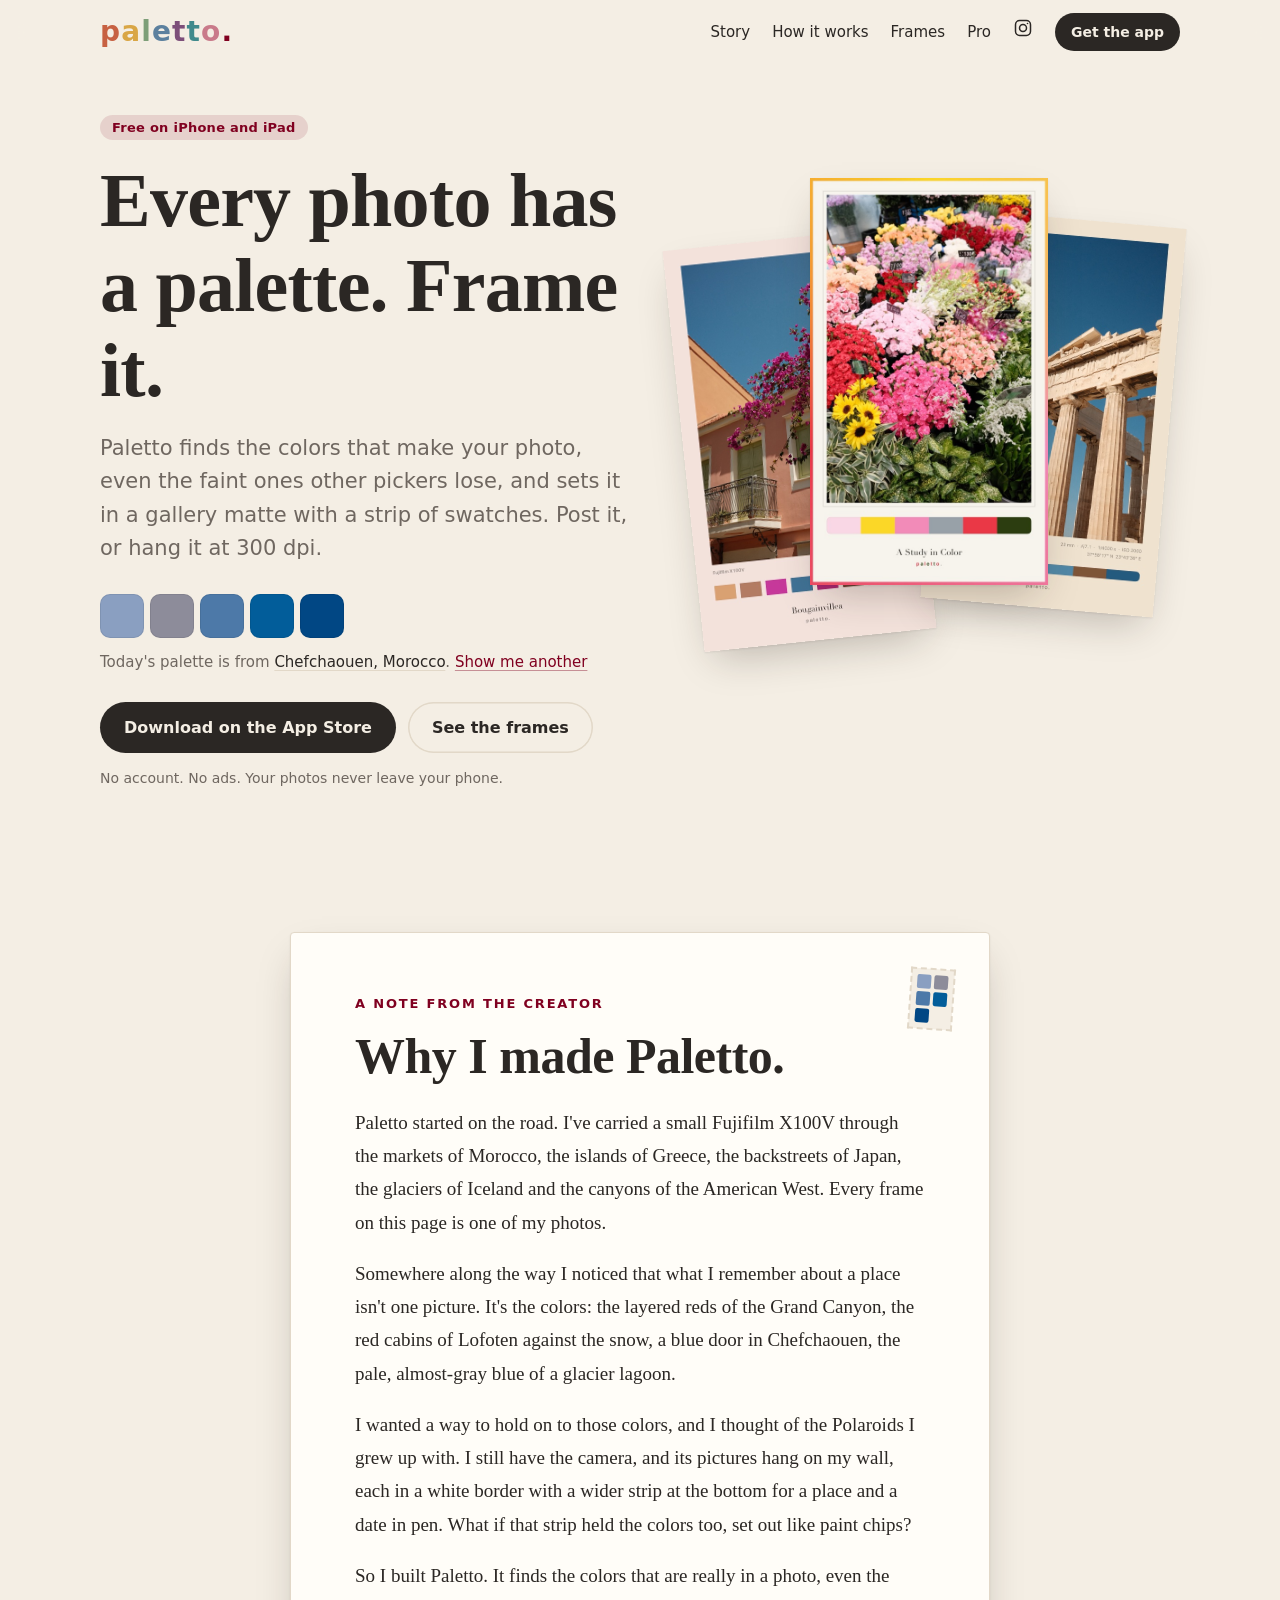
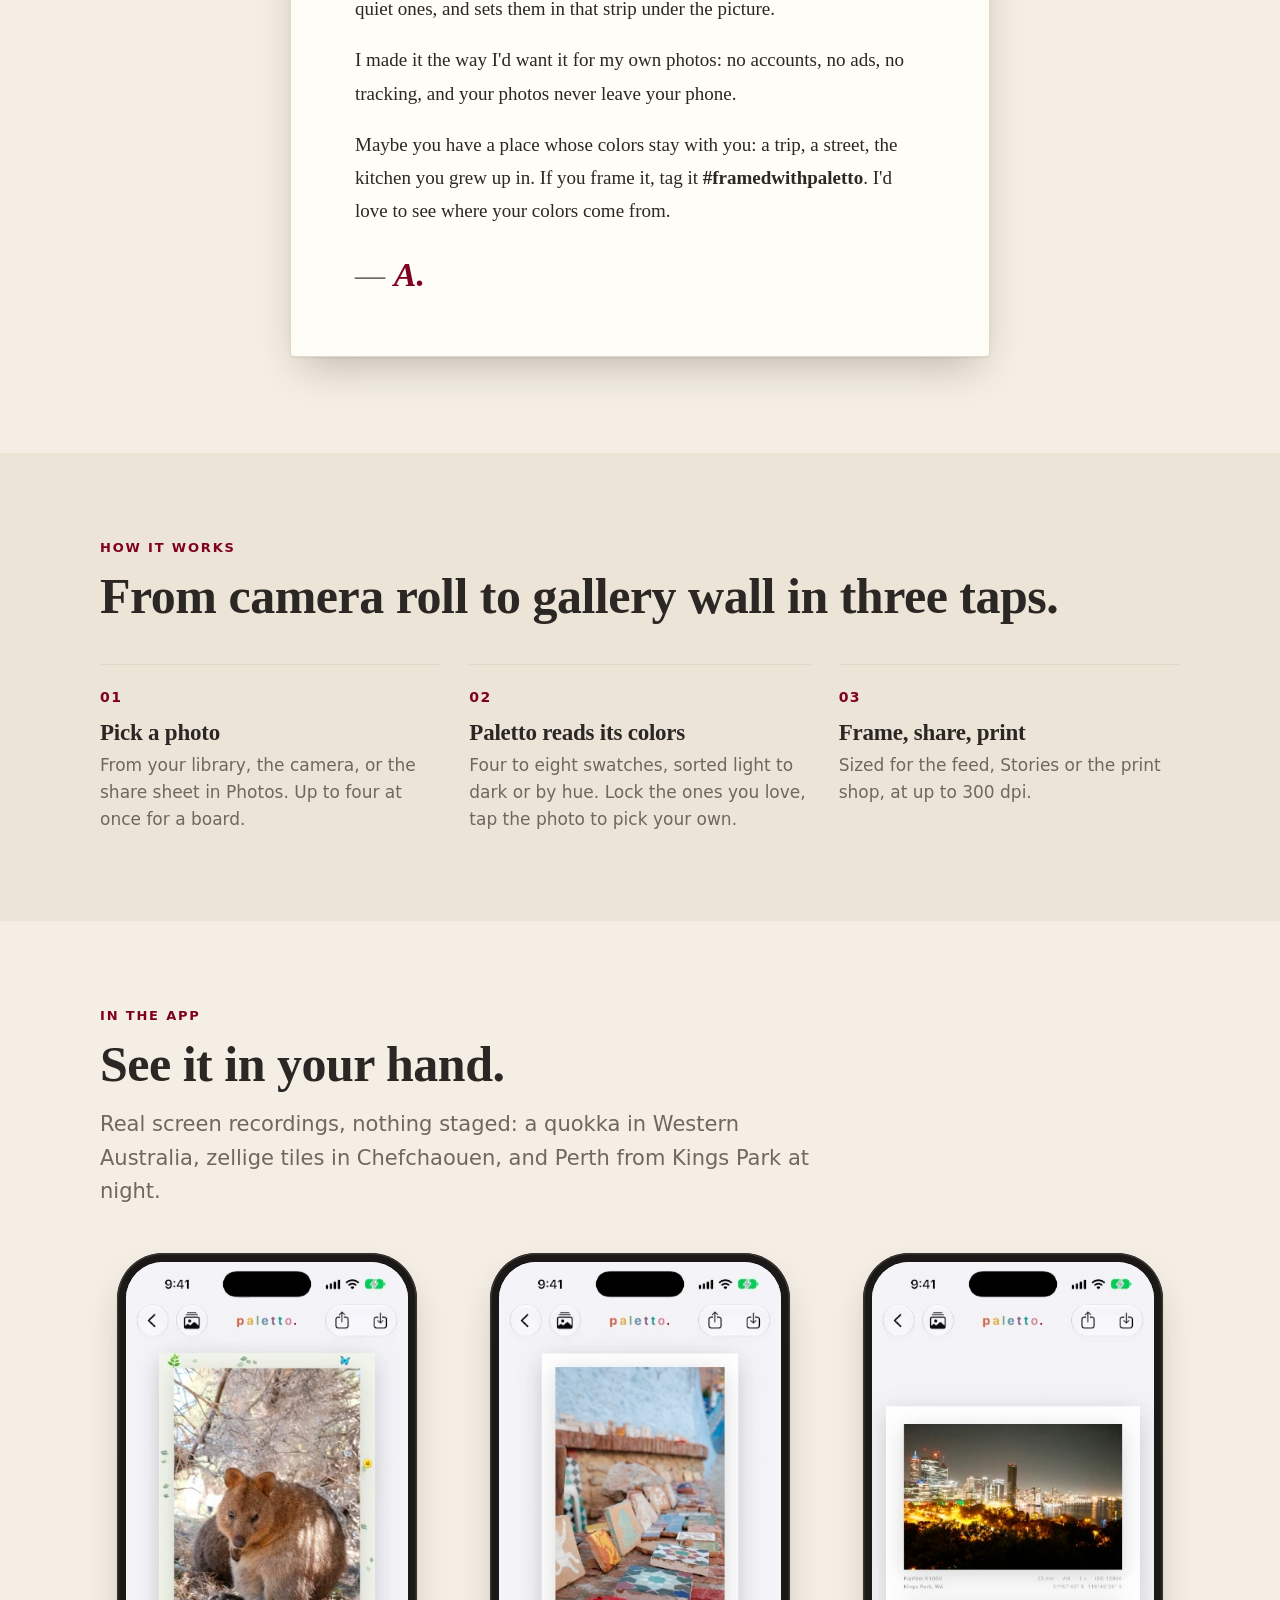
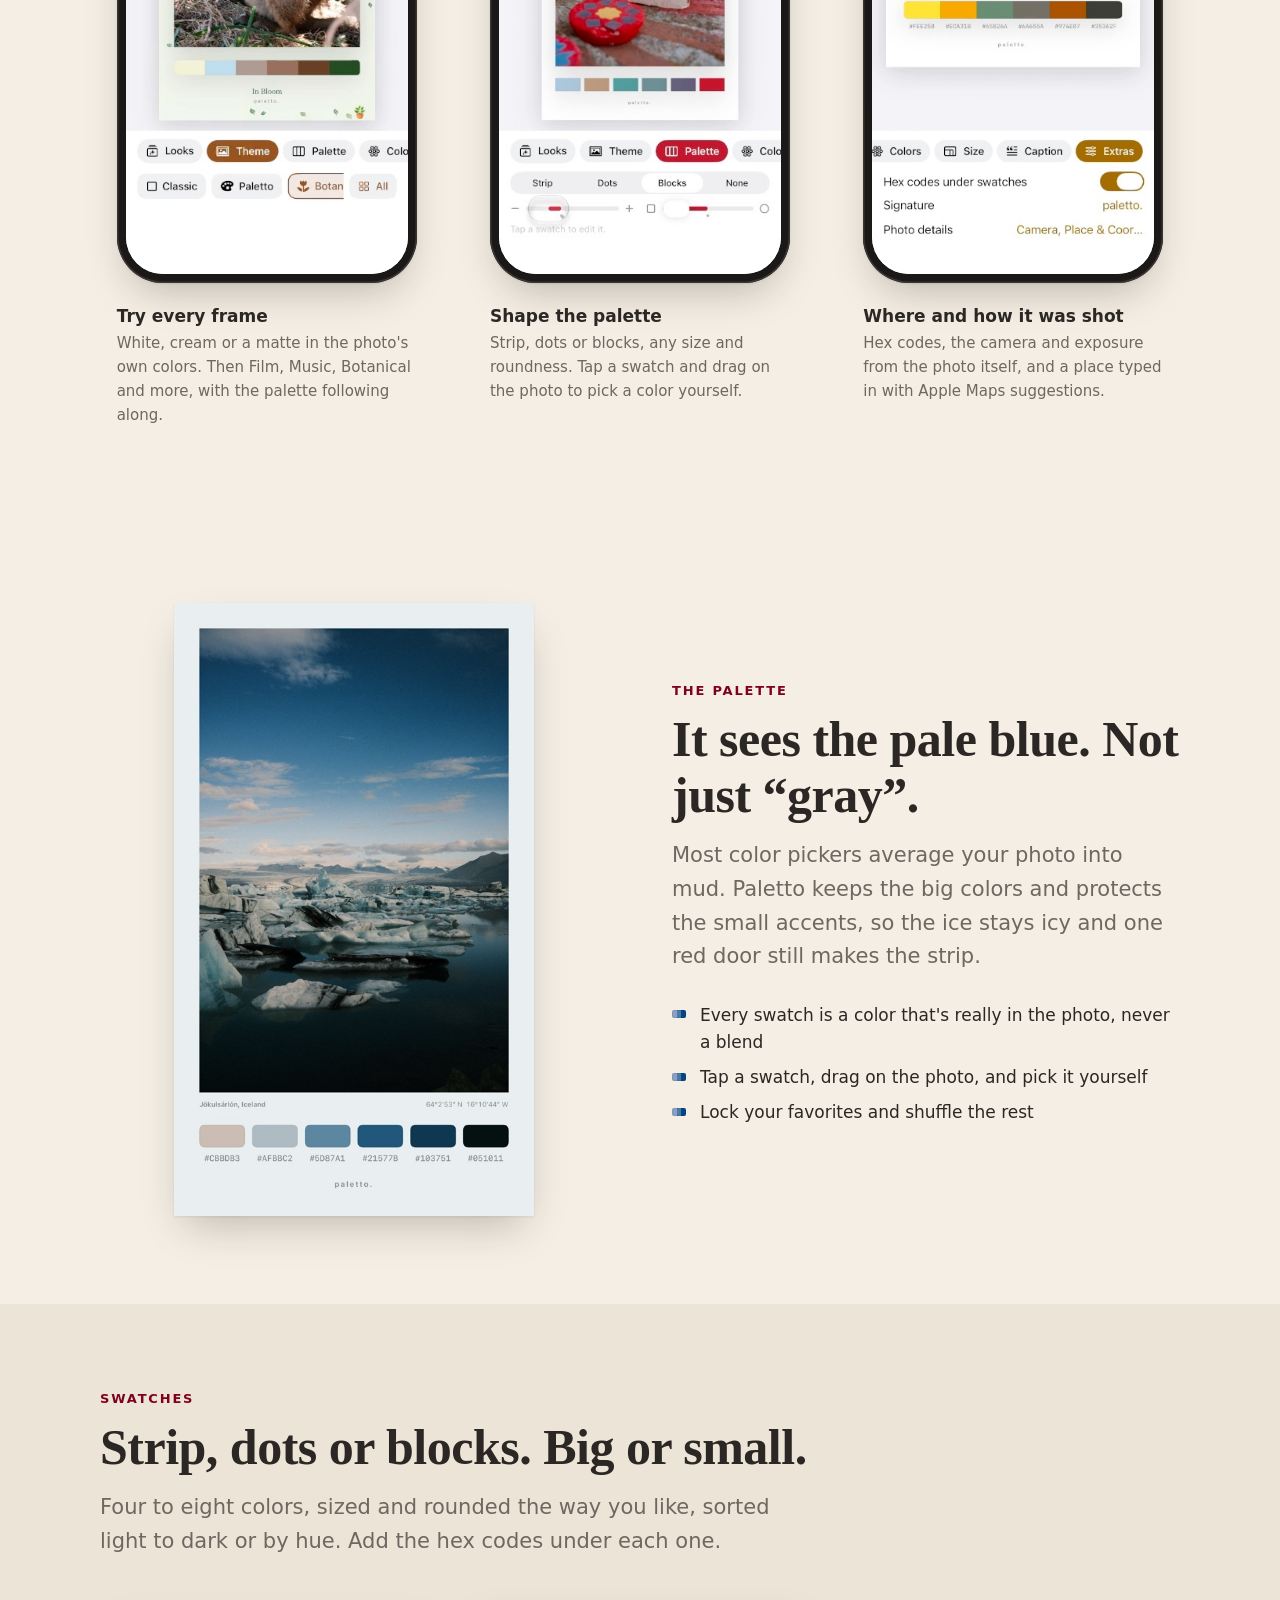
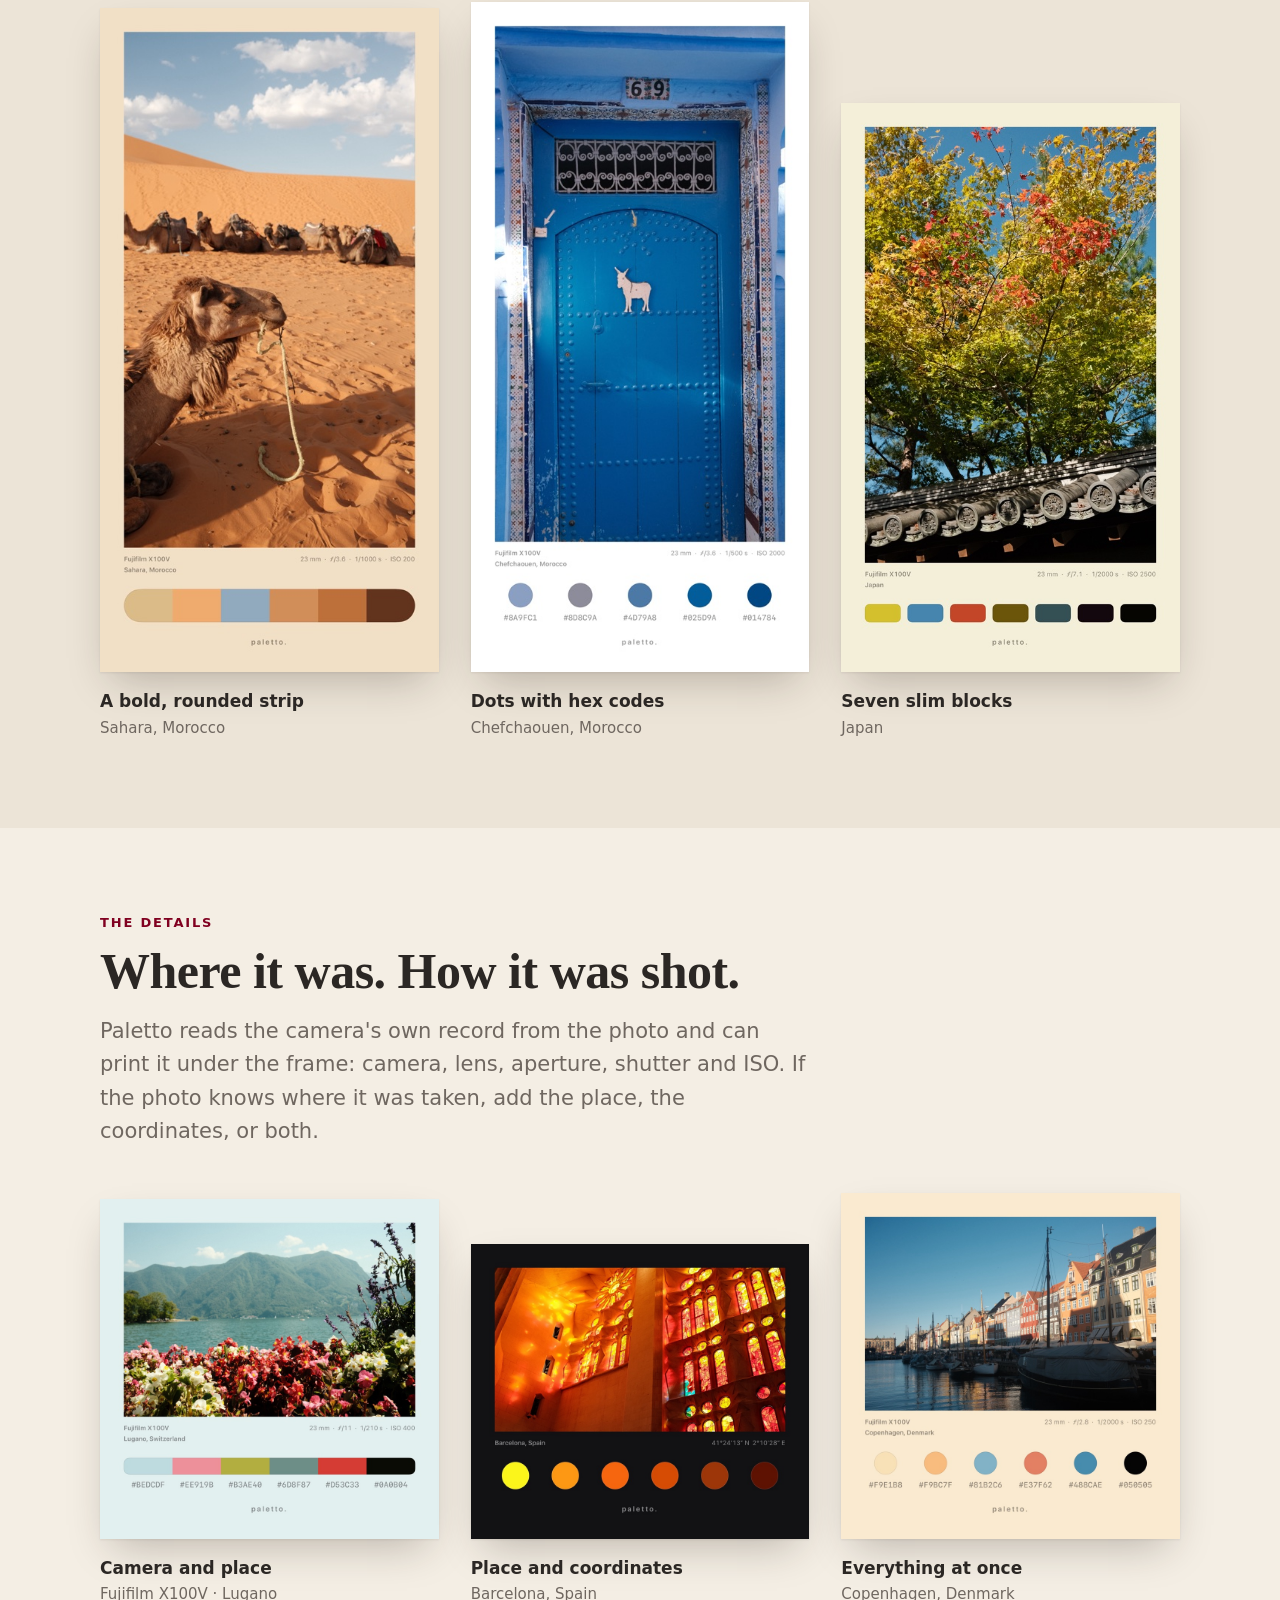
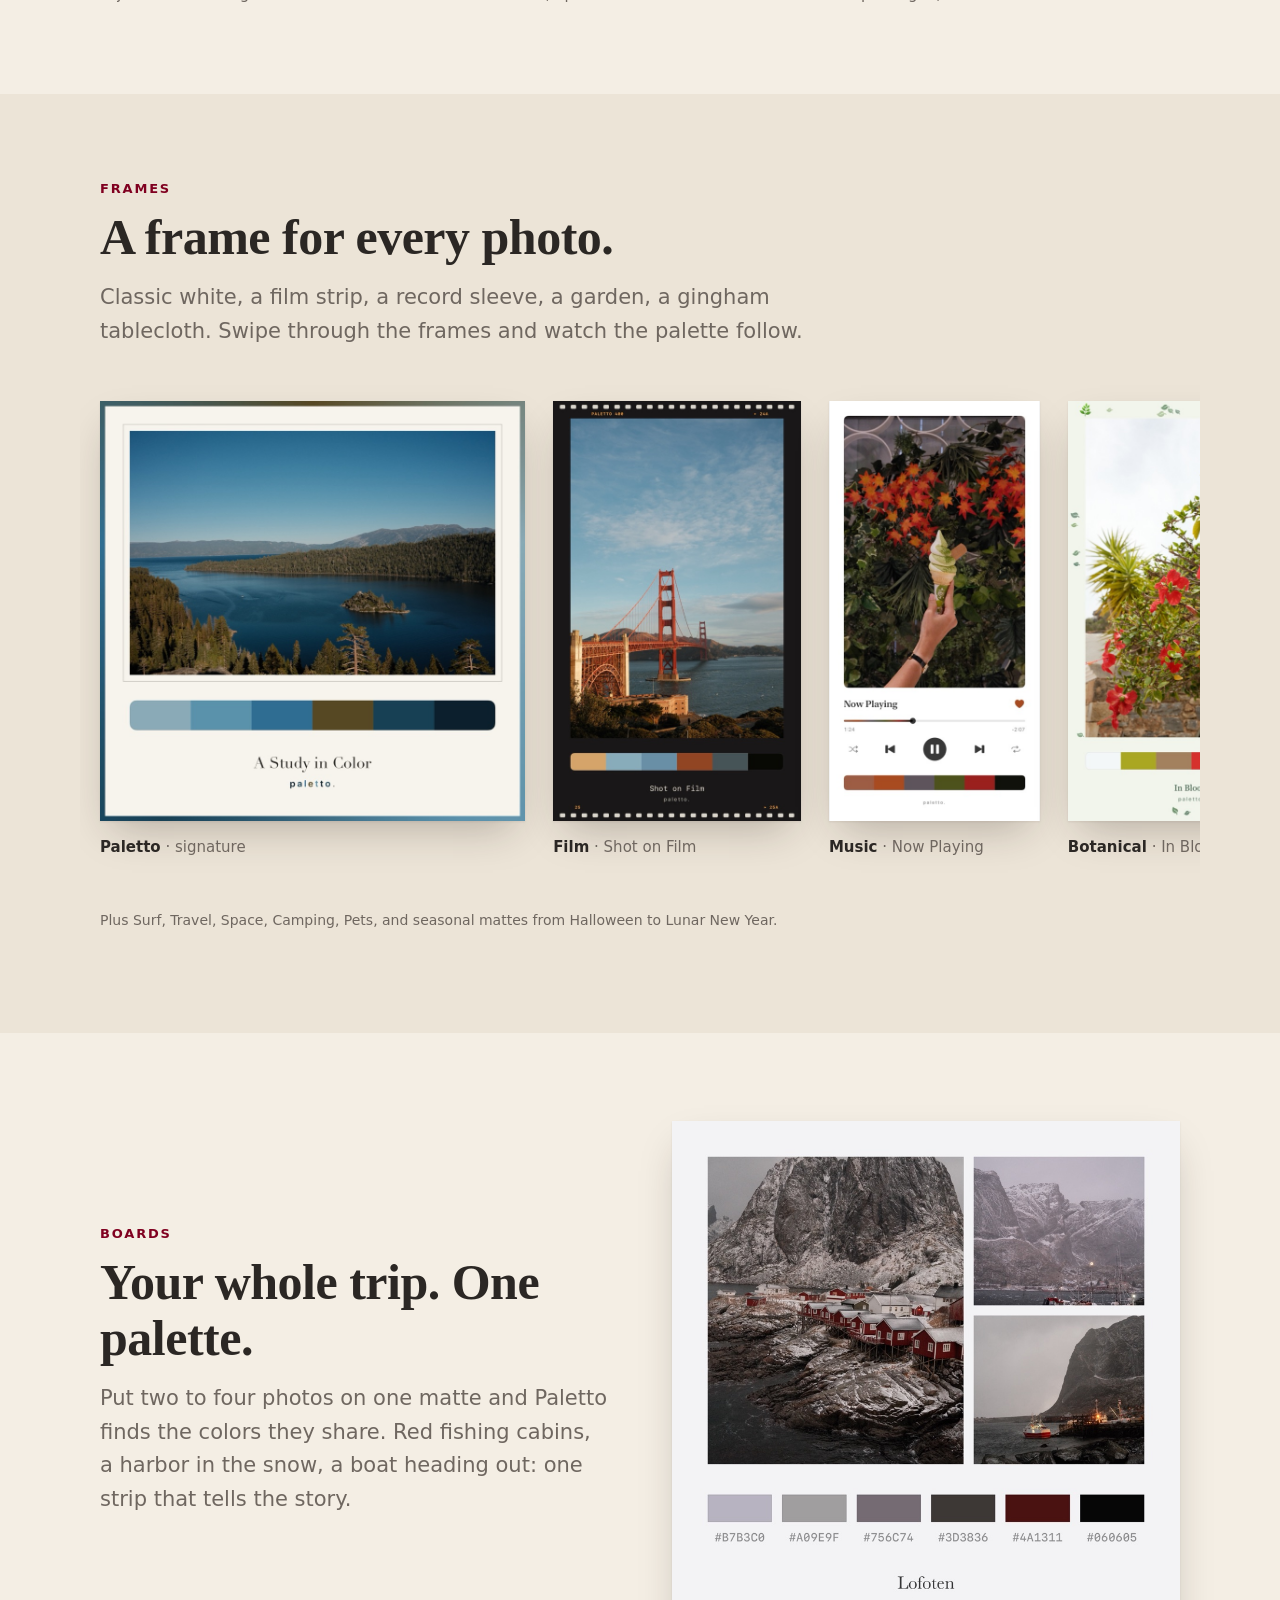
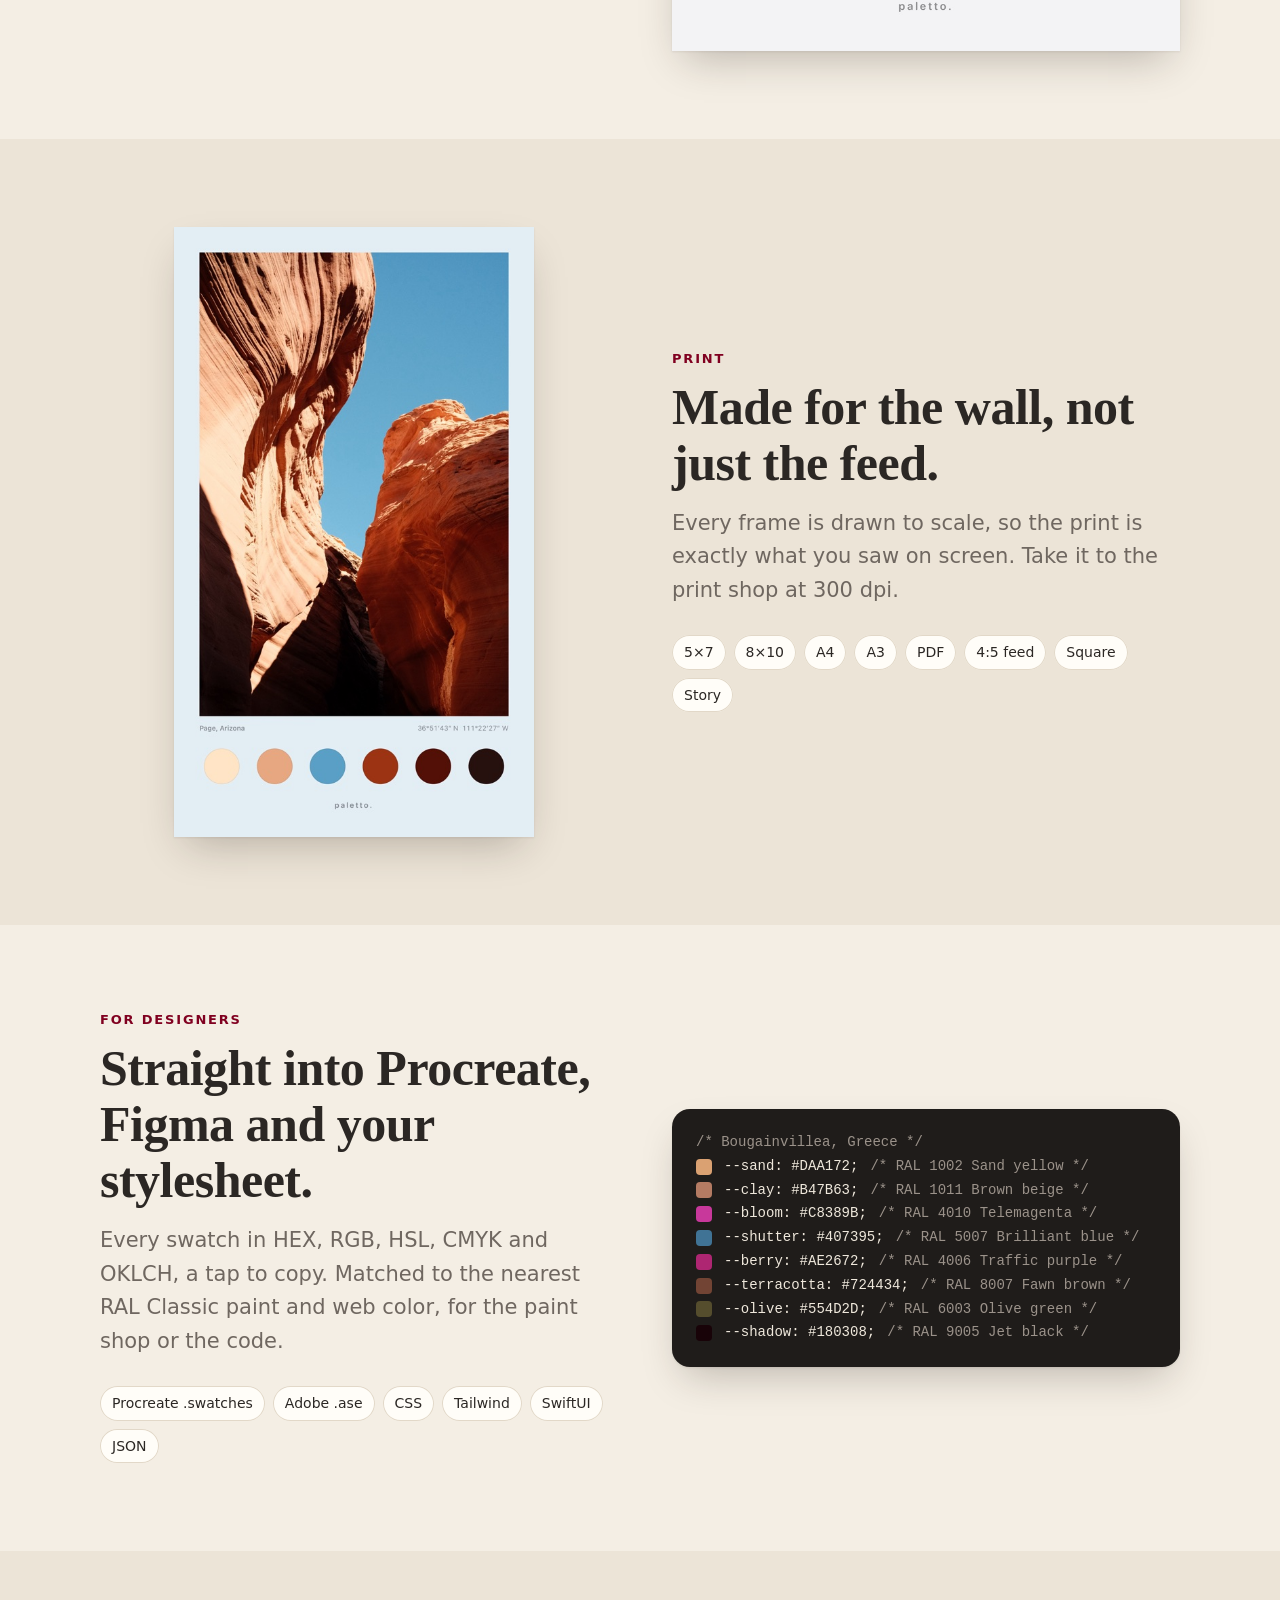
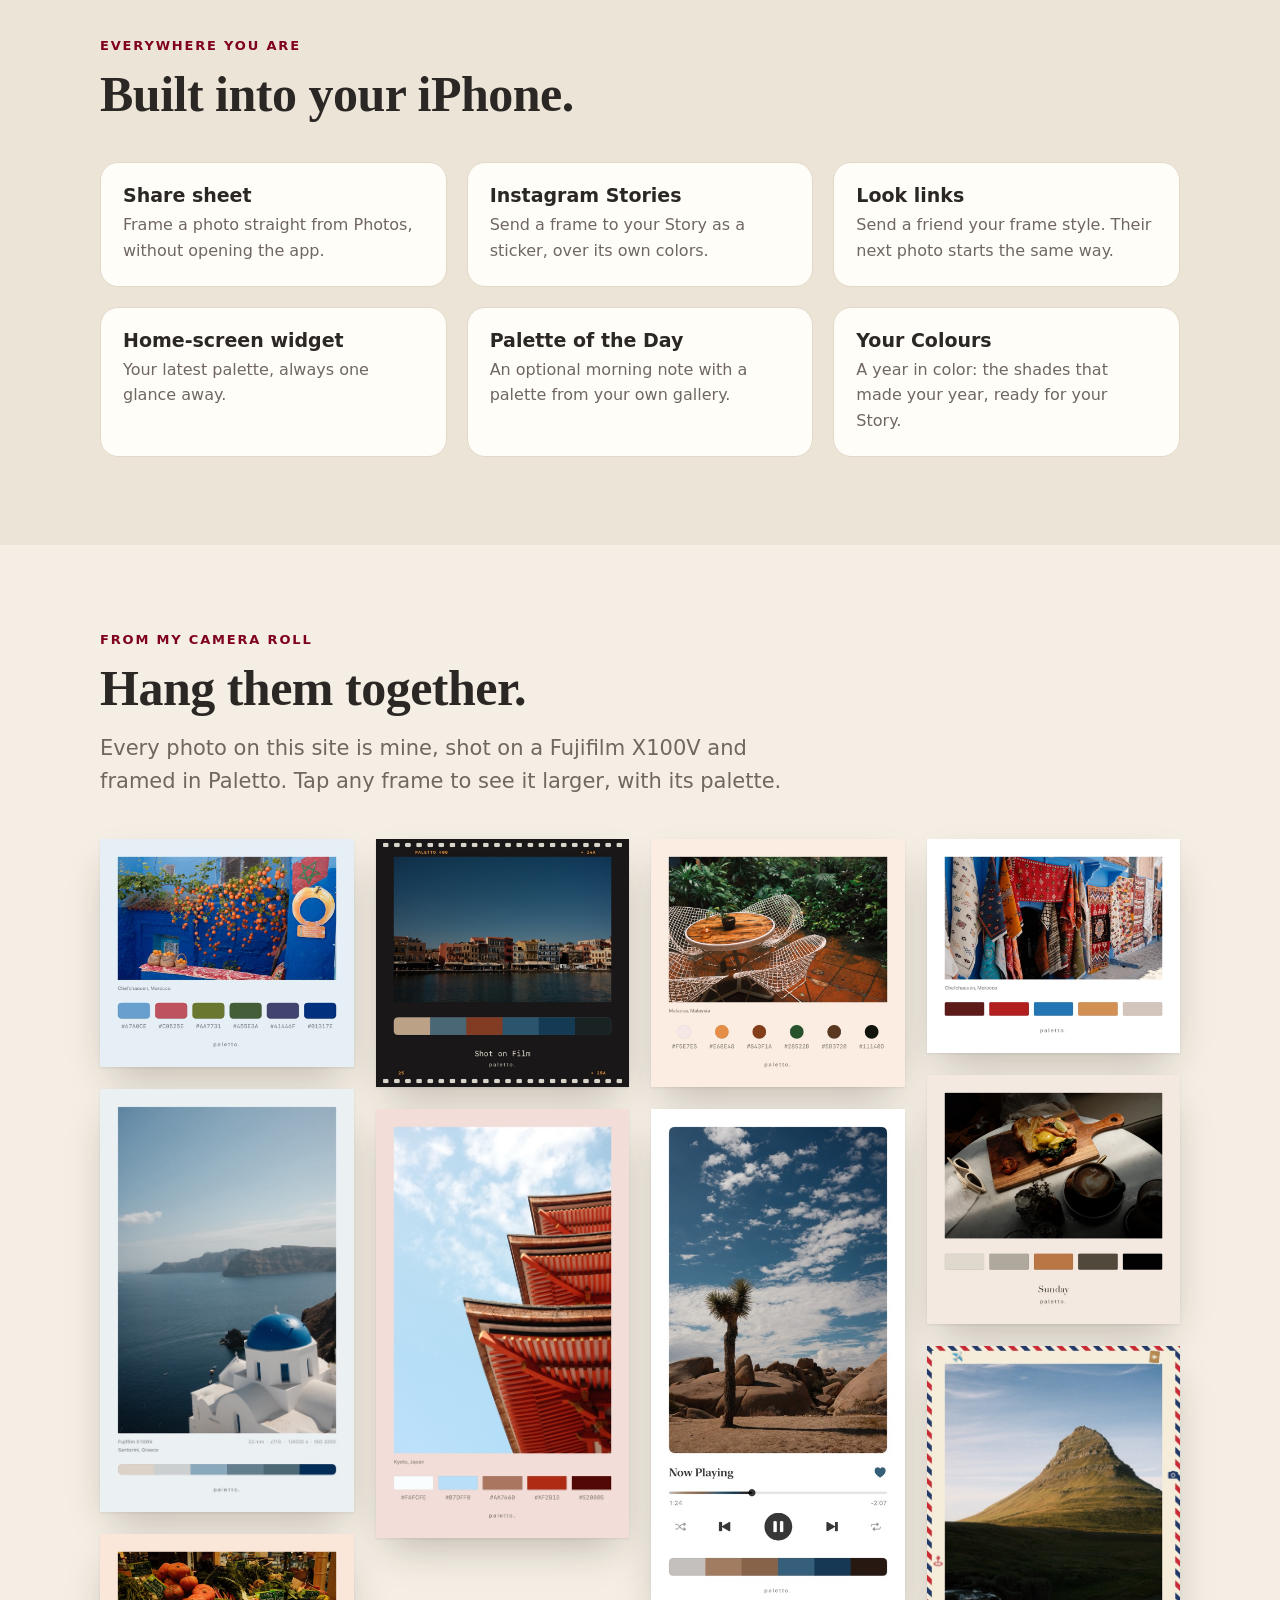
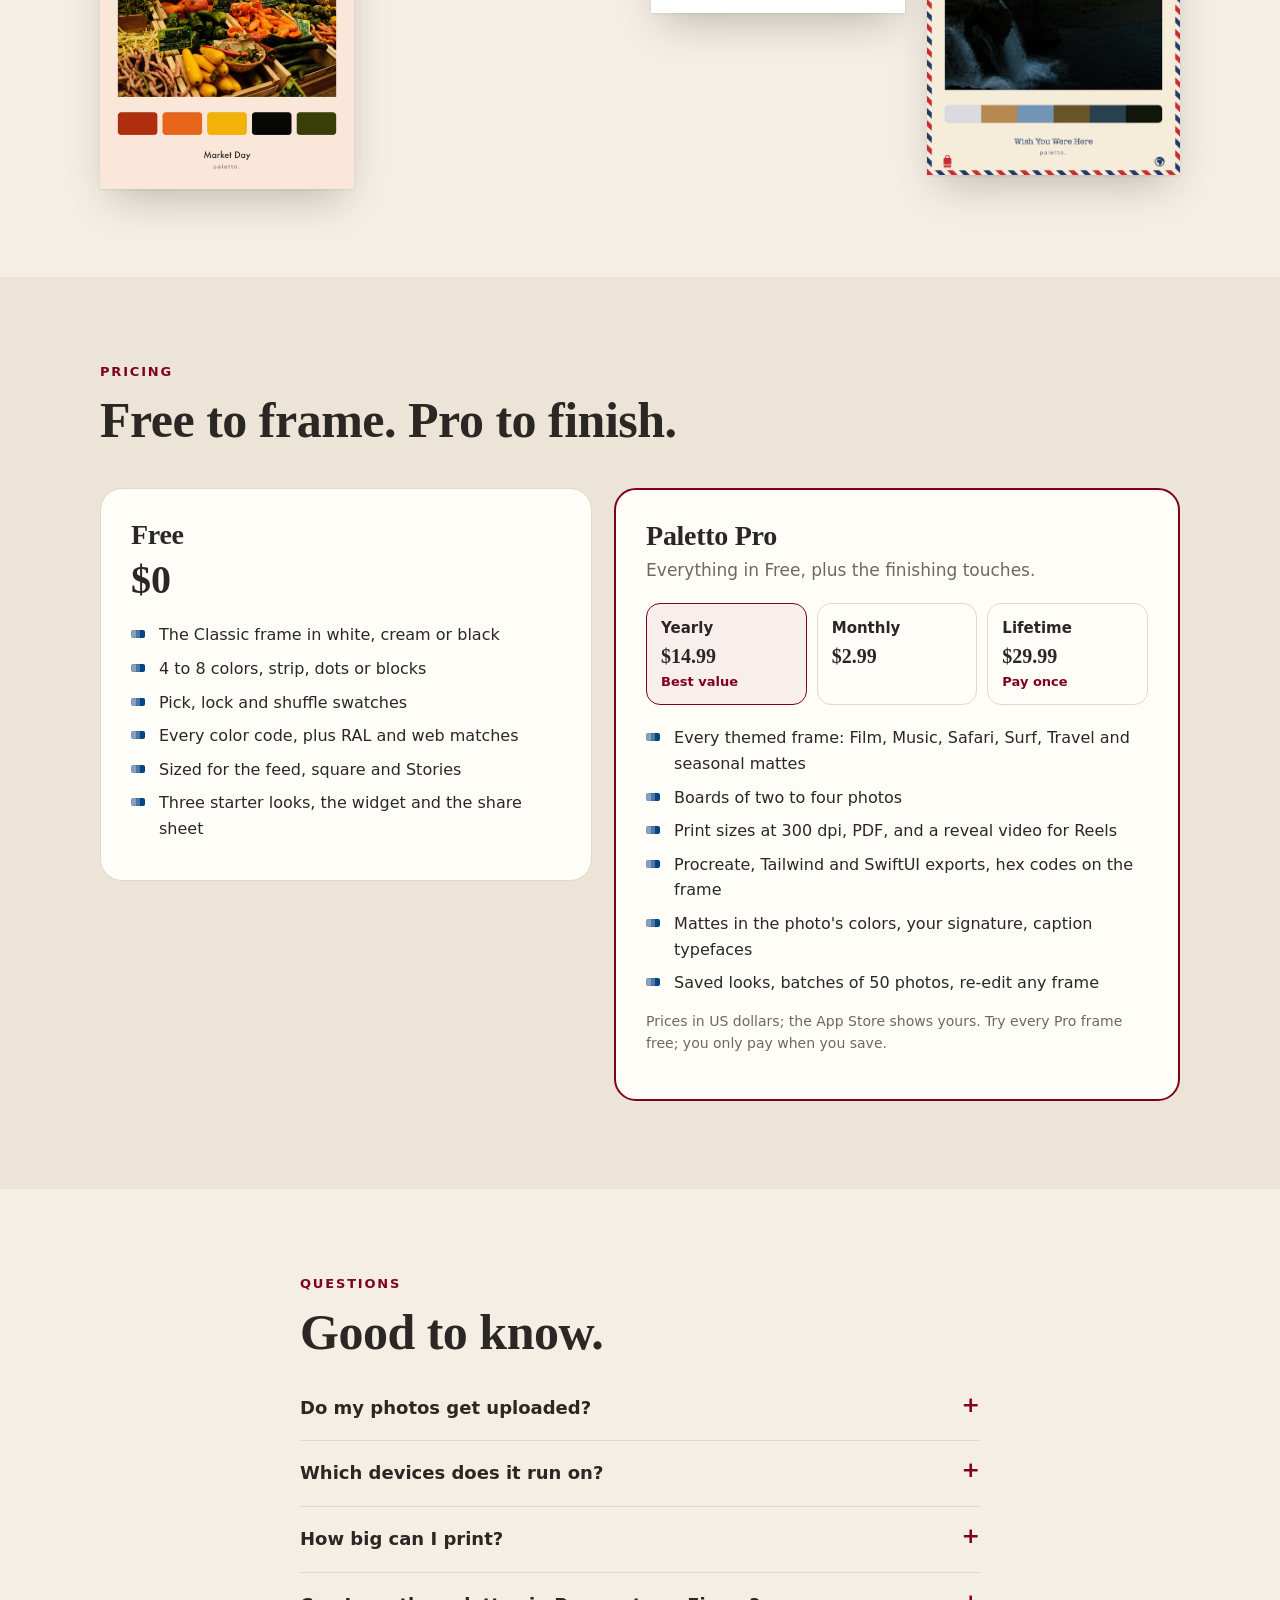
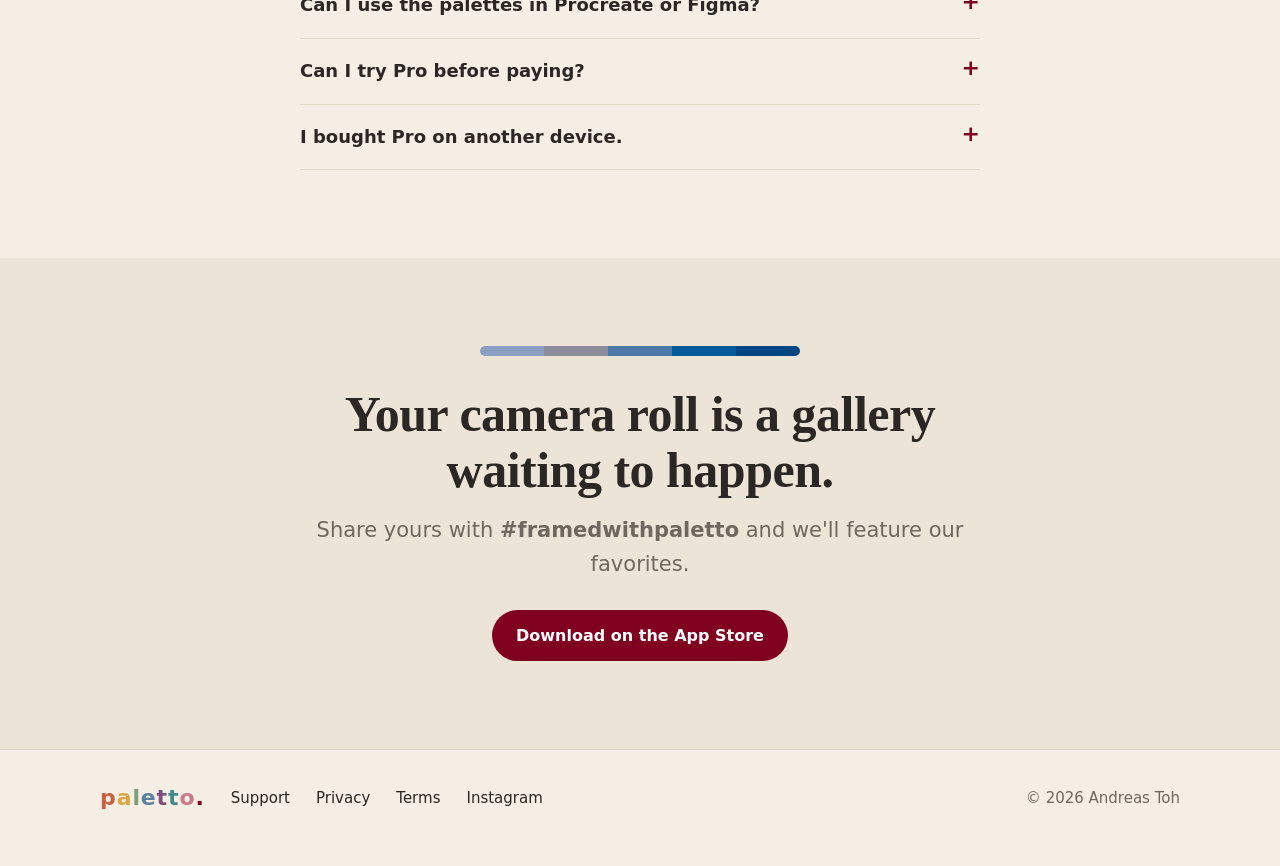
<file: index.html>
<!doctype html>
<html lang="en">
<head>
  <meta charset="utf-8">
  <meta name="viewport" content="width=device-width, initial-scale=1">
  <title>Paletto: Color Palette from Any Photo, Framed | iPhone App</title>
  <meta name="description" content="Get the color palette of any photo. Paletto finds its colors, even the faint ones, with HEX, RGB and paint codes, and frames it like a gallery print. Share or print at 300 dpi. iPhone and iPad.">
  <link rel="canonical" href="https://getpaletto.com/">
  <meta name="theme-color" content="#f4eee4" media="(prefers-color-scheme: light)">
  <meta name="theme-color" content="#1c1a18" media="(prefers-color-scheme: dark)">
  <meta property="og:type" content="website">
  <meta property="og:site_name" content="Paletto">
  <meta property="og:title" content="Every photo has a palette. Frame it.">
  <meta property="og:description" content="Paletto turns your photos into gallery prints with their own color palette. iPhone and iPad.">
  <meta property="og:url" content="https://getpaletto.com/">
  <meta property="og:image" content="https://getpaletto.com/img/og.jpg">
  <meta property="og:image:width" content="1200">
  <meta property="og:image:height" content="630">
  <meta property="og:image:alt" content="Photos framed by Paletto with strips of their own colors">
  <meta name="twitter:card" content="summary_large_image">
  <meta name="apple-itunes-app" content="app-id=6827217518">
  <link rel="icon" href="favicon-192.png?v=1" sizes="192x192" type="image/png">
  <link rel="icon" href="favicon-96.png?v=1" sizes="96x96" type="image/png">
  <link rel="icon" href="favicon-32.png?v=3" sizes="32x32" type="image/png">
  <link rel="apple-touch-icon" href="apple-touch-icon.png?v=2">
  <link rel="stylesheet" href="style.css?v=202611131107">
  <script src="palettes.js?v=202611131107"></script>
  <script src="site.js?v=202611131107"></script>
  <script type="application/ld+json">
  {
    "@context": "https://schema.org",
    "@type": "WebSite",
    "name": "Paletto",
    "alternateName": "getpaletto.com",
    "url": "https://getpaletto.com/"
  }
  </script>
  <script type="application/ld+json">
  {
    "@context": "https://schema.org",
    "@type": "Organization",
    "name": "Paletto",
    "url": "https://getpaletto.com/",
    "logo": "https://getpaletto.com/img/icon-512.png",
    "sameAs": ["https://instagram.com/getpaletto"]
  }
  </script>
  <script type="application/ld+json">
  {
    "@context": "https://schema.org",
    "@type": "MobileApplication",
    "name": "Paletto: Photo Palette Frames",
    "operatingSystem": "iOS 17.4 or later",
    "applicationCategory": "PhotographyApplication",
    "description": "Finds the dominant colors of a photo and frames it like a gallery print with a strip of color swatches, exportable at 300 dpi.",
    "url": "https://getpaletto.com/",
    "downloadUrl": "https://apps.apple.com/app/id6827217518",
    "installUrl": "https://apps.apple.com/app/id6827217518",
    "image": "https://getpaletto.com/img/og.jpg",
    "author": { "@type": "Person", "name": "Andreas Toh" },
    "offers": { "@type": "Offer", "price": "0", "priceCurrency": "USD" }
  }
  </script>
</head>
<body>

<header class="top">
  <div class="wrap">
    <a class="wordmark" href="./" aria-label="paletto."><span>p</span><span>a</span><span>l</span><span>e</span><span>t</span><span>t</span><span>o</span><span>.</span></a>
    <nav>
      <a class="hide-sm" href="#story">Story</a>
      <a class="hide-sm" href="#how">How it works</a>
      <a class="hide-sm" href="#frames">Frames</a>
      <a href="#pro">Pro</a>
      <a href="https://instagram.com/getpaletto" aria-label="Instagram @getpaletto">
        <svg viewBox="0 0 24 24" width="20" height="20" fill="none" stroke="currentColor" stroke-width="1.8" aria-hidden="true"><rect x="3" y="3" width="18" height="18" rx="5"/><circle cx="12" cy="12" r="4.2"/><circle cx="17.4" cy="6.6" r="1" fill="currentColor" stroke="none"/></svg>
      </a>
      <a class="button small when-live" data-store href="#">Get the app</a>
    </nav>
  </div>
</header>

<main>
  <!-- Hero -->
  <section class="hero">
    <div class="wrap">
      <div>
        <span class="pill when-soon">Coming soon to the App Store</span>
        <span class="pill when-live">Free on iPhone and iPad</span>
        <h1>Every photo has a palette. Frame it.</h1>
        <p class="lede">Paletto finds the colors that make your photo, even the faint ones other pickers lose, and sets it in a gallery matte with a strip of swatches. Post it, or hang it at 300&nbsp;dpi.</p>
        <div class="chips" aria-label="Today's palette" data-palette-chips>
          <button type="button" style="background:#DAA172" title="#DAA172"></button><button type="button" style="background:#B47B63" title="#B47B63"></button><button type="button" style="background:#C8389B" title="#C8389B"></button><button type="button" style="background:#407395" title="#407395"></button><button type="button" style="background:#AE2672" title="#AE2672"></button><button type="button" style="background:#724434" title="#724434"></button><button type="button" style="background:#554D2D" title="#554D2D"></button><button type="button" style="background:#180308" title="#180308"></button>
        </div>
        <p class="today">Today's palette is from <a href="#" data-palette-place>Bougainvillea, Greece</a>. <button type="button" class="linkish" data-palette-shuffle>Show me another</button></p>
        <div class="ctas">
          <a class="button when-live" data-store href="#">Download on the App Store</a>
          <a class="button when-soon" href="https://instagram.com/getpaletto">
            <svg viewBox="0 0 24 24" fill="none" stroke="currentColor" stroke-width="1.8" aria-hidden="true"><rect x="3" y="3" width="18" height="18" rx="5"/><circle cx="12" cy="12" r="4.2"/><circle cx="17.4" cy="6.6" r="1" fill="currentColor" stroke="none"/></svg>
            Follow @getpaletto
          </a>
          <a class="button ghost" href="#frames">See the frames</a>
        </div>
        <p class="fine">No account. No ads. Your photos never leave your phone.</p>
      </div>
      <div class="fan" aria-label="Three framed photos with their palettes">
        <img data-frame fetchpriority="high" src="img/bougainvillea-blocks-caption.jpg" width="521" height="900" alt="Pink house with bougainvillea, eight square color blocks and the caption Bougainvillea">
        <img data-frame src="img/acropolis-strip-location.jpg" width="539" height="900" alt="The Acropolis with camera details, Athens, Greece, its coordinates and a strip of six colors">
        <img data-frame src="img/study-in-color.jpg" width="528" height="900" alt="Flower stall in the Paletto signature frame, captioned A Study in Color">
      </div>
    </div>
  </section>

  <!-- A note from the creator, in the first person. -->
  <section id="story" class="letter-section">
    <div class="wrap">
      <article class="letter reveal">
        <div class="stamp" aria-hidden="true" data-palette-strip><i></i><i></i><i></i><i></i><i></i><i></i></div>
        <p class="kicker">A note from the creator</p>
        <h2>Why I made Paletto.</h2>
        <p>Paletto started on the road. I've carried a small Fujifilm X100V through the markets of Morocco, the islands of Greece, the backstreets of Japan, the glaciers of Iceland and the canyons of the American West. Every frame on this page is one of my photos.</p>
        <p>Somewhere along the way I noticed that what I remember about a place isn't one picture. It's the colors: the layered reds of the Grand Canyon, the red cabins of Lofoten against the snow, a blue door in Chefchaouen, the pale, almost-gray blue of a glacier lagoon.</p>
        <p>I wanted a way to hold on to those colors, and I thought of the Polaroids I grew up with. I still have the camera, and its pictures hang on my wall, each in a white border with a wider strip at the bottom for a place and a date in pen. What if that strip held the colors too, set out like paint chips?</p>
        <p>So I built Paletto. It finds the colors that are really in a photo, even the quiet ones, and sets them in that strip under the picture.</p>
        <p>I made it the way I'd want it for my own photos: no accounts, no ads, no tracking, and your photos never leave your phone.</p>
        <p>Maybe you have a place whose colors stay with you: a trip, a street, the kitchen you grew up in. If you frame it, tag it <b>#framedwithpaletto</b>. I'd love to see where your colors come from.</p>
        <p class="signoff">A.</p>
      </article>
    </div>
  </section>

  <!-- How it works -->
  <section id="how" class="wall">
    <div class="wrap">
      <p class="kicker">How it works</p>
      <h2 class="reveal">From camera roll to gallery wall in three taps.</h2>
      <div class="steps reveal">
        <div><h3>Pick a photo</h3><p>From your library, the camera, or the share sheet in Photos. Up to four at once for a board.</p></div>
        <div><h3>Paletto reads its colors</h3><p>Four to eight swatches, sorted light to dark or by hue. Lock the ones you love, tap the photo to pick your own.</p></div>
        <div><h3>Frame, share, print</h3><p>Sized for the feed, Stories or the print shop, at up to 300&nbsp;dpi.</p></div>
      </div>
    </div>
  </section>

  <!-- In the app: screen recordings made with Marketing/tools/clip.swift -->
  <section id="app" class="in-app">
    <div class="wrap">
      <p class="kicker">In the app</p>
      <h2 class="reveal">See it in your hand.</h2>
      <p class="lede reveal">Real screen recordings, nothing staged: a quokka in Western Australia, zellige tiles in Chefchaouen, and Perth from Kings Park at night.</p>
      <div class="phones reveal">
        <figure>
          <div class="phone"><video data-autoplay muted loop playsinline preload="none" width="360" height="782" poster="media/app-frames.jpg" aria-label="Screen recording: a photo of a quokka switches between a white, cream and colored matte, then the Paletto, Film, Music and Botanical frames"><source src="media/app-frames.mp4" type="video/mp4"></video></div>
          <figcaption><b>Try every frame</b>White, cream or a matte in the photo's own colors. Then Film, Music, Botanical and more, with the palette following along.</figcaption>
        </figure>
        <figure>
          <div class="phone"><video data-autoplay muted loop playsinline preload="none" width="360" height="782" poster="media/app-palettes.jpg" aria-label="Screen recording: on a photo of zellige tiles, the swatches change from a strip to dots to blocks, the blocks turn square and shrink, then a finger drags across the photo and picks the yellow of a painted star into the palette"><source src="media/app-palettes.mp4" type="video/mp4"></video></div>
          <figcaption><b>Shape the palette</b>Strip, dots or blocks, any size and roundness. Tap a swatch and drag on the photo to pick a color yourself.</figcaption>
        </figure>
        <figure>
          <div class="phone"><video data-autoplay muted loop playsinline preload="none" width="360" height="782" poster="media/app-details.jpg" aria-label="Screen recording: hex codes appear under the swatches, then the camera settings, then the place Kings Park, WA and its coordinates are added under the photo"><source src="media/app-details.mp4" type="video/mp4"></video></div>
          <figcaption><b>Where and how it was shot</b>Hex codes, the camera and exposure from the photo itself, and a place typed in with Apple Maps suggestions.</figcaption>
        </figure>
      </div>
    </div>
  </section>

  <!-- Extraction -->
  <section>
    <div class="wrap split">
      <img data-frame class="hung tall reveal" src="img/jokulsarlon-blocks-ice.jpg" width="528" height="900" loading="lazy" alt="Glacier lagoon at Jökulsárlón on a pale ice-blue matte, with six small blocks from pale gray-blue to navy and their hex codes">
      <div class="reveal">
        <p class="kicker">The palette</p>
        <h2>It sees the pale blue. Not just “gray”.</h2>
        <p class="lede">Most color pickers average your photo into mud. Paletto keeps the big colors and protects the small accents, so the ice stays icy and one red door still makes the strip.</p>
        <ul class="ticks">
          <li>Every swatch is a color that's really in the photo, never a blend</li>
          <li>Tap a swatch, drag on the photo, and pick it yourself</li>
          <li>Lock your favorites and shuffle the rest</li>
        </ul>
      </div>
    </div>
  </section>

  <!-- Swatch styles -->
  <section class="wall">
    <div class="wrap">
      <p class="kicker">Swatches</p>
      <h2 class="reveal">Strip, dots or blocks. Big or small.</h2>
      <p class="lede reveal">Four to eight colors, sized and rounded the way you like, sorted light to dark or by hue. Add the hex codes under each one.</p>
      <div class="trio reveal">
        <figure><img data-frame src="img/camel-roundstrip-details.jpg" width="459" height="900" loading="lazy" alt="Camel in the Sahara on a sand matte with a thick, fully rounded strip of sand and sky colors"><figcaption><b>A bold, rounded strip</b>Sahara, Morocco</figcaption></figure>
        <figure><img data-frame src="img/door-dots-hex.jpg" width="455" height="900" loading="lazy" alt="Blue door in Chefchaouen with five blue dots and their hex codes"><figcaption><b>Dots with hex codes</b>Chefchaouen, Morocco</figcaption></figure>
        <figure><img data-frame src="img/autumn-slimblocks-details.jpg" width="535" height="900" loading="lazy" alt="Autumn tree in Japan with seven slim color blocks"><figcaption><b>Seven slim blocks</b>Japan</figcaption></figure>
      </div>
    </div>
  </section>

  <!-- Photo details -->
  <section>
    <div class="wrap">
      <p class="kicker">The details</p>
      <h2 class="reveal">Where it was. How it was shot.</h2>
      <p class="lede reveal">Paletto reads the camera's own record from the photo and can print it under the frame: camera, lens, aperture, shutter and ISO. If the photo knows where it was taken, add the place, the coordinates, or both.</p>
      <div class="trio reveal">
        <figure><img data-frame src="img/lugano-strip-hex.jpg" width="896" height="900" loading="lazy" alt="Lake Lugano on a pale aqua matte, with the camera settings, Lugano, Switzerland, and a strip with hex codes"><figcaption><b>Camera and place</b>Fujifilm X100V · Lugano</figcaption></figure>
        <figure><img data-frame src="img/sagrada-dots-black.jpg" width="900" height="786" loading="lazy" alt="Stained glass in the Sagrada Família on a black matte with orange dots, Barcelona and its coordinates"><figcaption><b>Place and coordinates</b>Barcelona, Spain</figcaption></figure>
        <figure><img data-frame src="img/nyhavn-dots-hex.jpg" width="880" height="900" loading="lazy" alt="Nyhavn, Copenhagen, on a butter-yellow matte with the camera settings and six dots with hex codes"><figcaption><b>Everything at once</b>Copenhagen, Denmark</figcaption></figure>
      </div>
    </div>
  </section>

  <!-- Frames rail -->
  <section id="frames" class="wall">
    <div class="wrap">
      <p class="kicker">Frames</p>
      <h2 class="reveal">A frame for every photo.</h2>
      <p class="lede reveal">Classic white, a film strip, a record sleeve, a garden, a gingham tablecloth. Swipe through the frames and watch the palette follow.</p>
    </div>
    <div class="rail" tabindex="0" aria-label="Frame styles">
      <figure><img data-frame src="img/paletto-emeraldbay.jpg" width="911" height="900" loading="lazy" alt="Emerald Bay, Lake Tahoe, in the Paletto signature frame, captioned A Study in Color"><figcaption><b>Paletto</b> · signature</figcaption></figure>
      <figure><img data-frame src="img/film-goldengate-bridge.jpg" width="531" height="900" loading="lazy" alt="The Golden Gate Bridge from the Marin side in a film-strip frame"><figcaption><b>Film</b> · Shot on Film</figcaption></figure>
      <figure><img data-frame src="img/music-matcha.jpg" width="452" height="900" loading="lazy" alt="A matcha soft serve held up against autumn leaves in Kyoto, in a music player frame"><figcaption><b>Music</b> · Now Playing</figcaption></figure>
      <figure><img data-frame src="img/bloom-hibiscus.jpg" width="530" height="900" loading="lazy" alt="Red hibiscus in Crete in a botanical frame"><figcaption><b>Botanical</b> · In Bloom</figcaption></figure>
      <figure><img data-frame src="img/foodie-fruit.jpg" width="915" height="900" loading="lazy" alt="Fruit cart in Ho Chi Minh City in a gingham frame"><figcaption><b>Foodie</b> · Bon Appétit</figcaption></figure>
      <figure><img data-frame src="img/safari-grandcanyon.jpg" width="529" height="900" loading="lazy" alt="The Grand Canyon in a safari frame"><figcaption><b>Safari</b> · Into the Wild</figcaption></figure>
      <figure><img data-frame src="img/classic-sarakiniko-rocks.jpg" width="978" height="900" loading="lazy" alt="The white rocks of Sarakiniko, Milos, in a classic white matte"><figcaption><b>Classic</b> · free</figcaption></figure>
    </div>
    <div class="wrap"><p class="fine">Plus Surf, Travel, Space, Camping, Pets, and seasonal mattes from Halloween to Lunar New Year.</p></div>
  </section>

  <!-- Boards -->
  <section>
    <div class="wrap split flip">
      <img data-frame class="hung reveal" src="img/board-lofoten.jpg" width="863" height="900" loading="lazy" alt="Red fishing cabins, a snowy harbor and a red boat in Lofoten on one matte with six shared square blocks, their hex codes and the caption Lofoten">
      <div class="reveal">
        <p class="kicker">Boards</p>
        <h2>Your whole trip. One palette.</h2>
        <p class="lede">Put two to four photos on one matte and Paletto finds the colors they share. Red fishing cabins, a harbor in the snow, a boat heading out: one strip that tells the story.</p>
      </div>
    </div>
  </section>

  <!-- Print -->
  <section class="wall">
    <div class="wrap split">
      <img data-frame class="hung tall reveal" src="img/antelope-dots-sky.jpg" width="531" height="900" loading="lazy" alt="Antelope Canyon on a pale sky-blue matte with six dots, Page, Arizona, and its coordinates">
      <div class="reveal">
        <p class="kicker">Print</p>
        <h2>Made for the wall, not just the feed.</h2>
        <p class="lede">Every frame is drawn to scale, so the print is exactly what you saw on screen. Take it to the print shop at 300&nbsp;dpi.</p>
        <div class="tags"><span>5×7</span><span>8×10</span><span>A4</span><span>A3</span><span>PDF</span><span>4:5 feed</span><span>Square</span><span>Story</span></div>
      </div>
    </div>
  </section>

  <!-- Designers -->
  <section>
    <div class="wrap split flip">
      <div class="codecard reveal" aria-label="Example palette export">
        <div class="c">/* Bougainvillea, Greece */</div>
        <div class="row"><i style="background:#DAA172"></i>--sand: #DAA172;<span class="c">/* RAL 1002 Sand yellow */</span></div>
        <div class="row"><i style="background:#B47B63"></i>--clay: #B47B63;<span class="c">/* RAL 1011 Brown beige */</span></div>
        <div class="row"><i style="background:#C8389B"></i>--bloom: #C8389B;<span class="c">/* RAL 4010 Telemagenta */</span></div>
        <div class="row"><i style="background:#407395"></i>--shutter: #407395;<span class="c">/* RAL 5007 Brilliant blue */</span></div>
        <div class="row"><i style="background:#AE2672"></i>--berry: #AE2672;<span class="c">/* RAL 4006 Traffic purple */</span></div>
        <div class="row"><i style="background:#724434"></i>--terracotta: #724434;<span class="c">/* RAL 8007 Fawn brown */</span></div>
        <div class="row"><i style="background:#554D2D"></i>--olive: #554D2D;<span class="c">/* RAL 6003 Olive green */</span></div>
        <div class="row"><i style="background:#180308"></i>--shadow: #180308;<span class="c">/* RAL 9005 Jet black */</span></div>
      </div>
      <div class="reveal">
        <p class="kicker">For designers</p>
        <h2>Straight into Procreate, Figma and your stylesheet.</h2>
        <p class="lede">Every swatch in HEX, RGB, HSL, CMYK and OKLCH, a tap to copy. Matched to the nearest RAL Classic paint and web color, for the paint shop or the code.</p>
        <div class="tags"><span>Procreate .swatches</span><span>Adobe .ase</span><span>CSS</span><span>Tailwind</span><span>SwiftUI</span><span>JSON</span></div>
      </div>
    </div>
  </section>

  <!-- Everywhere -->
  <section class="wall">
    <div class="wrap">
      <p class="kicker">Everywhere you are</p>
      <h2 class="reveal">Built into your iPhone.</h2>
      <div class="grid reveal">
        <div class="tile"><h3>Share sheet</h3><p>Frame a photo straight from Photos, without opening the app.</p></div>
        <div class="tile"><h3>Instagram Stories</h3><p>Send a frame to your Story as a sticker, over its own colors.</p></div>
        <div class="tile"><h3>Look links</h3><p>Send a friend your frame style. Their next photo starts the same way.</p></div>
        <div class="tile"><h3>Home-screen widget</h3><p>Your latest palette, always one glance away.</p></div>
        <div class="tile"><h3>Palette of the Day</h3><p>An optional morning note with a palette from your own gallery.</p></div>
        <div class="tile"><h3>Your Colours</h3><p>A year in color: the shades that made your year, ready for your Story.</p></div>
      </div>
    </div>
  </section>

  <!-- Wall -->
  <section>
    <div class="wrap">
      <p class="kicker">From my camera roll</p>
      <h2 class="reveal">Hang them together.</h2>
      <p class="lede reveal">Every photo on this site is mine, shot on a Fujifilm X100V and framed in Paletto. Tap any frame to see it larger, with its palette.</p>
      <div class="salon">
        <img data-frame src="img/oranges-blocks-hex.jpg" width="900" height="809" loading="lazy" alt="Oranges on a blue wall in Chefchaouen on a pale blue matte with small color blocks and hex codes">
        <img data-frame src="img/santorini-strip-details.jpg" width="539" height="900" loading="lazy" alt="A blue dome above the caldera in Santorini on a pale blue matte, with the camera settings and a slim strip of colors">
        <img data-frame src="img/market-tallblocks-caption.jpg" width="894" height="900" loading="lazy" alt="Vegetable market on a peach matte with five tall blocks and the caption Market Day">
        <img data-frame src="img/film-chania.jpg" width="900" height="880" loading="lazy" alt="The old harbor of Chania, Crete, at dusk in a film-strip frame">
        <img data-frame src="img/pagoda-blocks-sky.jpg" width="531" height="900" loading="lazy" alt="Red pagoda eaves against the sky in Kyoto on a blush matte with five small square blocks and hex codes">
        <img data-frame src="img/malacca-smalldots-hex.jpg" width="900" height="880" loading="lazy" alt="White wire chairs on orange tiles in a Malacca café, on a peach matte with six small dots and hex codes">
        <img data-frame src="img/music-joshuatree.jpg" width="452" height="900" loading="lazy" alt="A Joshua tree under a sky full of clouds in a music player frame">
        <img data-frame src="img/rugs-blocks.jpg" width="900" height="761" loading="lazy" alt="Rug market in Chefchaouen with five blocks, dark first">
        <img data-frame src="img/breakfast-blocks-caption.jpg" width="900" height="882" loading="lazy" alt="Breakfast and coffee in Bali on a cream matte with five small blocks and the caption Sunday">
        <img data-frame src="img/travel-kirkjufell.jpg" width="531" height="900" loading="lazy" alt="Kirkjufell and its waterfall in Iceland in a travel frame">
      </div>
    </div>
  </section>

  <!-- Pricing -->
  <section id="pro" class="wall">
    <div class="wrap">
      <p class="kicker">Pricing</p>
      <h2 class="reveal">Free to frame. Pro to finish.</h2>
      <div class="plans reveal">
        <div class="plan">
          <h3>Free</h3>
          <div class="price">$0</div>
          <ul class="ticks">
            <li>The Classic frame in white, cream or black</li>
            <li>4 to 8 colors, strip, dots or blocks</li>
            <li>Pick, lock and shuffle swatches</li>
            <li>Every color code, plus RAL and web matches</li>
            <li>Sized for the feed, square and Stories</li>
            <li>Three starter looks, the widget and the share sheet</li>
          </ul>
        </div>
        <div class="plan pro">
          <h3>Paletto Pro</h3>
          <p class="muted" style="margin:4px 0 0">Everything in Free, plus the finishing touches.</p>
          <div class="options">
            <div class="best"><b>Yearly</b><span>$14.99</span><em>Best value</em></div>
            <div><b>Monthly</b><span>$2.99</span></div>
            <div><b>Lifetime</b><span>$29.99</span><em>Pay once</em></div>
          </div>
          <ul class="ticks">
            <li>Every themed frame: Film, Music, Safari, Surf, Travel and seasonal mattes</li>
            <li>Boards of two to four photos</li>
            <li>Print sizes at 300 dpi, PDF, and a reveal video for Reels</li>
            <li>Procreate, Tailwind and SwiftUI exports, hex codes on the frame</li>
            <li>Mattes in the photo's colors, your signature, caption typefaces</li>
            <li>Saved looks, batches of 50 photos, re-edit any frame</li>
          </ul>
          <p class="fine">Prices in US dollars; the App Store shows yours. Try every Pro frame free; you only pay when you save.</p>
        </div>
      </div>
    </div>
  </section>

  <!-- FAQ -->
  <section id="faq">
    <div class="wrap narrow">
      <p class="kicker">Questions</p>
      <h2>Good to know.</h2>
      <details><summary>Do my photos get uploaded?</summary><p>Never. Paletto reads colors and draws frames on your iPhone or iPad. There are no accounts, no ads, no analytics and no servers.</p></details>
      <details><summary>Which devices does it run on?</summary><p>iPhone and iPad with iOS 17.4 or later.</p></details>
      <details><summary>How big can I print?</summary><p>With Pro, up to A3 at 300 dpi, plus 5×7, 8×10 and A4, and a PDF your print shop will take as-is.</p></details>
      <details><summary>Can I use the palettes in Procreate or Figma?</summary><p>Yes. Pro exports Procreate .swatches, and every plan can copy HEX, RGB, HSL, CMYK and OKLCH codes or export an Adobe .ase file.</p></details>
      <details><summary>Can I try Pro before paying?</summary><p>Yes. Every Pro frame and option previews for free in the editor. The paywall appears only when you save or share.</p></details>
      <details><summary>I bought Pro on another device.</summary><p>Open Paletto, tap the crown, then Restore Purchase. Pro follows your Apple Account. More on the <a href="support.html">support page</a>.</p></details>
    </div>
  </section>

  <!-- Closing -->
  <section class="closing wall">
    <div class="wrap narrow">
      <div class="strip" aria-hidden="true" data-palette-strip><i style="background:#F9D7E5"></i><i style="background:#FBD727"></i><i style="background:#F28BB8"></i><i style="background:#99A1A8"></i><i style="background:#EA3847"></i><i style="background:#2C3D10"></i></div>
      <h2>Your camera roll is a gallery waiting to happen.</h2>
      <p class="lede" style="margin-left:auto;margin-right:auto">Share yours with <b>#framedwithpaletto</b> and we'll feature our favorites.</p>
      <div class="ctas">
        <a class="button accent when-live" data-store href="#">Download on the App Store</a>
        <a class="button accent when-soon" href="https://instagram.com/getpaletto">Follow @getpaletto</a>
      </div>
    </div>
  </section>
</main>

<footer>
  <div class="wrap">
    <a class="wordmark" href="./" aria-label="paletto." style="font-size:22px"><span>p</span><span>a</span><span>l</span><span>e</span><span>t</span><span>t</span><span>o</span><span>.</span></a>
    <a href="support.html">Support</a>
    <a href="privacy.html">Privacy</a>
    <a href="https://www.apple.com/legal/internet-services/itunes/dev/stdeula/">Terms</a>
    <a href="https://instagram.com/getpaletto">Instagram</a>
    <span class="right">© 2026 Andreas Toh</span>
  </div>
</footer>
<div class="toast" role="status" aria-live="polite"></div>
</body>
</html>
</file>
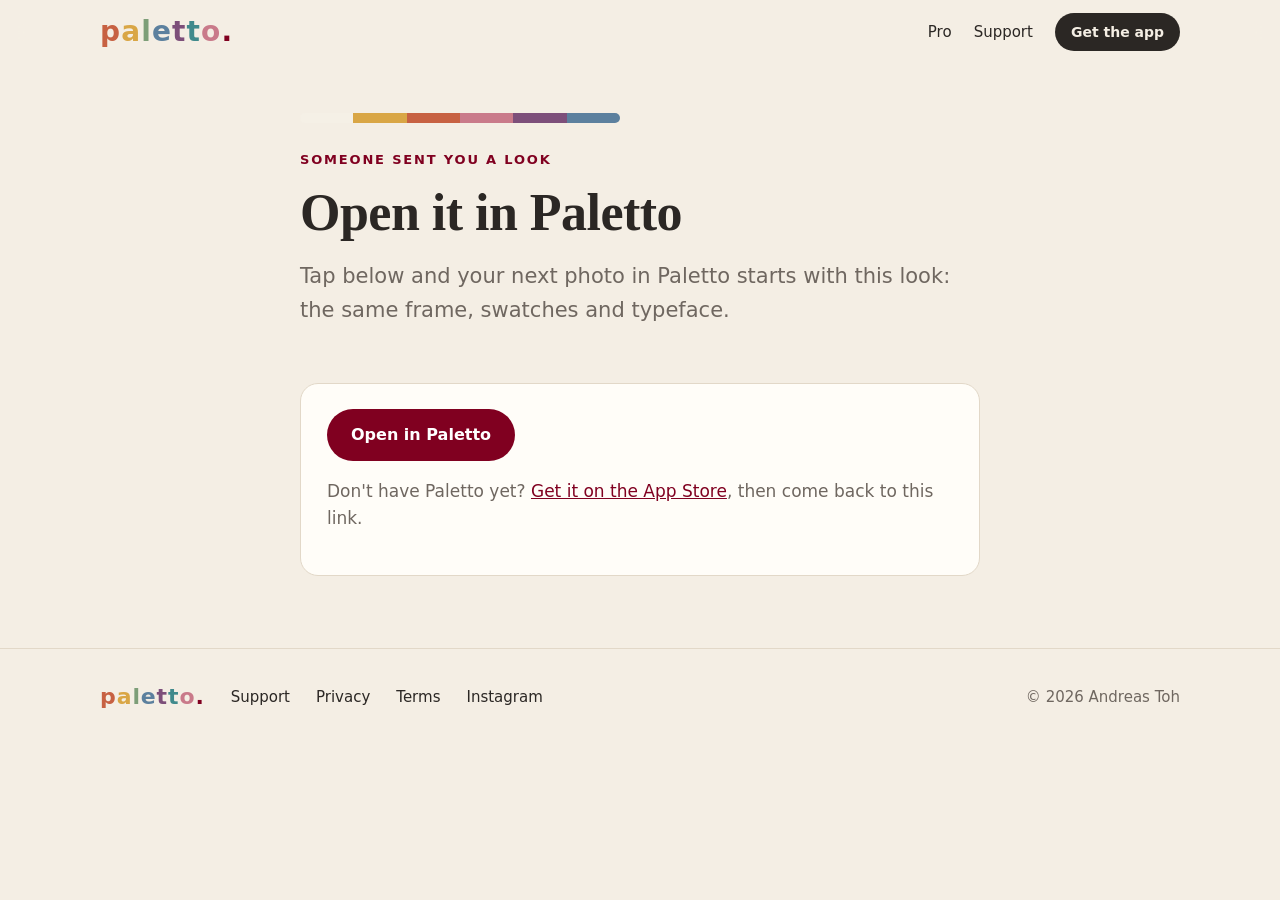
<file: look.html>
<!doctype html>
<html lang="en">
<head>
  <meta charset="utf-8">
  <meta name="viewport" content="width=device-width, initial-scale=1">
  <title>A Paletto look</title>
  <meta name="robots" content="noindex">
  <meta name="description" content="Open this look in Paletto to frame your own photo the same way.">
  <link rel="canonical" href="https://getpaletto.com/look.html">
  <meta property="og:title" content="A Paletto look">
  <meta property="og:description" content="Open this look in Paletto to frame your own photo the same way.">
  <meta property="og:image" content="https://getpaletto.com/img/og.jpg">
  <meta name="twitter:card" content="summary_large_image">
  <link rel="icon" href="favicon-192.png?v=1" sizes="192x192" type="image/png">
  <link rel="icon" href="favicon-96.png?v=1" sizes="96x96" type="image/png">
  <link rel="icon" href="favicon-32.png?v=3" sizes="32x32" type="image/png">
  <link rel="apple-touch-icon" href="apple-touch-icon.png?v=2">
  <link rel="stylesheet" href="style.css?v=202611131107">
  <script src="site.js?v=202611131107"></script>
</head>
<body>
<header class="top">
  <div class="wrap">
    <a class="wordmark" href="./" aria-label="paletto."><span>p</span><span>a</span><span>l</span><span>e</span><span>t</span><span>t</span><span>o</span><span>.</span></a>
    <nav>
      <a href="./#pro">Pro</a>
      <a href="support.html">Support</a>
      <a class="button small when-live" data-store href="#">Get the app</a>
    </nav>
  </div>
</header>
<main class="page">
  <div class="wrap narrow">
    <div class="strip" aria-hidden="true"><i style="background:#f5f0e6"></i><i style="background:var(--ochre)"></i><i style="background:var(--terracotta)"></i><i style="background:var(--rose)"></i><i style="background:var(--plum)"></i><i style="background:var(--slate)"></i></div>
    <p class="kicker" id="caption">Someone sent you a look</p>
    <h1>Open it in Paletto</h1>
    <p class="lede">Tap below and your next photo in Paletto starts with this look: the same frame, swatches and typeface.</p>
    <div class="chips" id="chips" aria-hidden="true"></div>
    <div class="card">
      <p><a class="button accent" id="open" href="#">Open in Paletto</a></p>
      <p class="muted">Don't have Paletto yet? <a data-store href="#">Get it on the App Store</a>, then come back to this link.</p>
    </div>
  </div>
</main>
<footer>
  <div class="wrap">
    <a class="wordmark" href="./" aria-label="paletto." style="font-size:22px"><span>p</span><span>a</span><span>l</span><span>e</span><span>t</span><span>t</span><span>o</span><span>.</span></a>
    <a href="support.html">Support</a>
    <a href="privacy.html">Privacy</a>
    <a href="https://www.apple.com/legal/internet-services/itunes/dev/stdeula/">Terms</a>
    <a href="https://instagram.com/getpaletto">Instagram</a>
    <span class="right">© 2026 Andreas Toh</span>
  </div>
</footer>
<script>
  // The look rides in the fragment (never sent to a server). Show its palette and caption,
  // and point the button at the app's own URL scheme.
  (function () {
    var data = location.hash.slice(1);
    if (!data) return;
    document.getElementById('open').href = 'paletto://look?d=' + data;
    try {
      // base64url → bytes → UTF-8, so captions with accents or emoji read correctly.
      var bytes = Uint8Array.from(atob(data.replace(/-/g, '+').replace(/_/g, '/')), function (c) { return c.charCodeAt(0); });
      var json = JSON.parse(new TextDecoder().decode(bytes));
      var chips = document.getElementById('chips');
      (json.hexes || []).forEach(function (hex) {
        var i = document.createElement('button'); i.style.background = hex; i.tabIndex = -1; chips.appendChild(i);
      });
      if (json.caption) document.getElementById('caption').textContent = '“' + json.caption + '”';
    } catch (e) {}
  })();
</script>
</body>
</html>
</file>
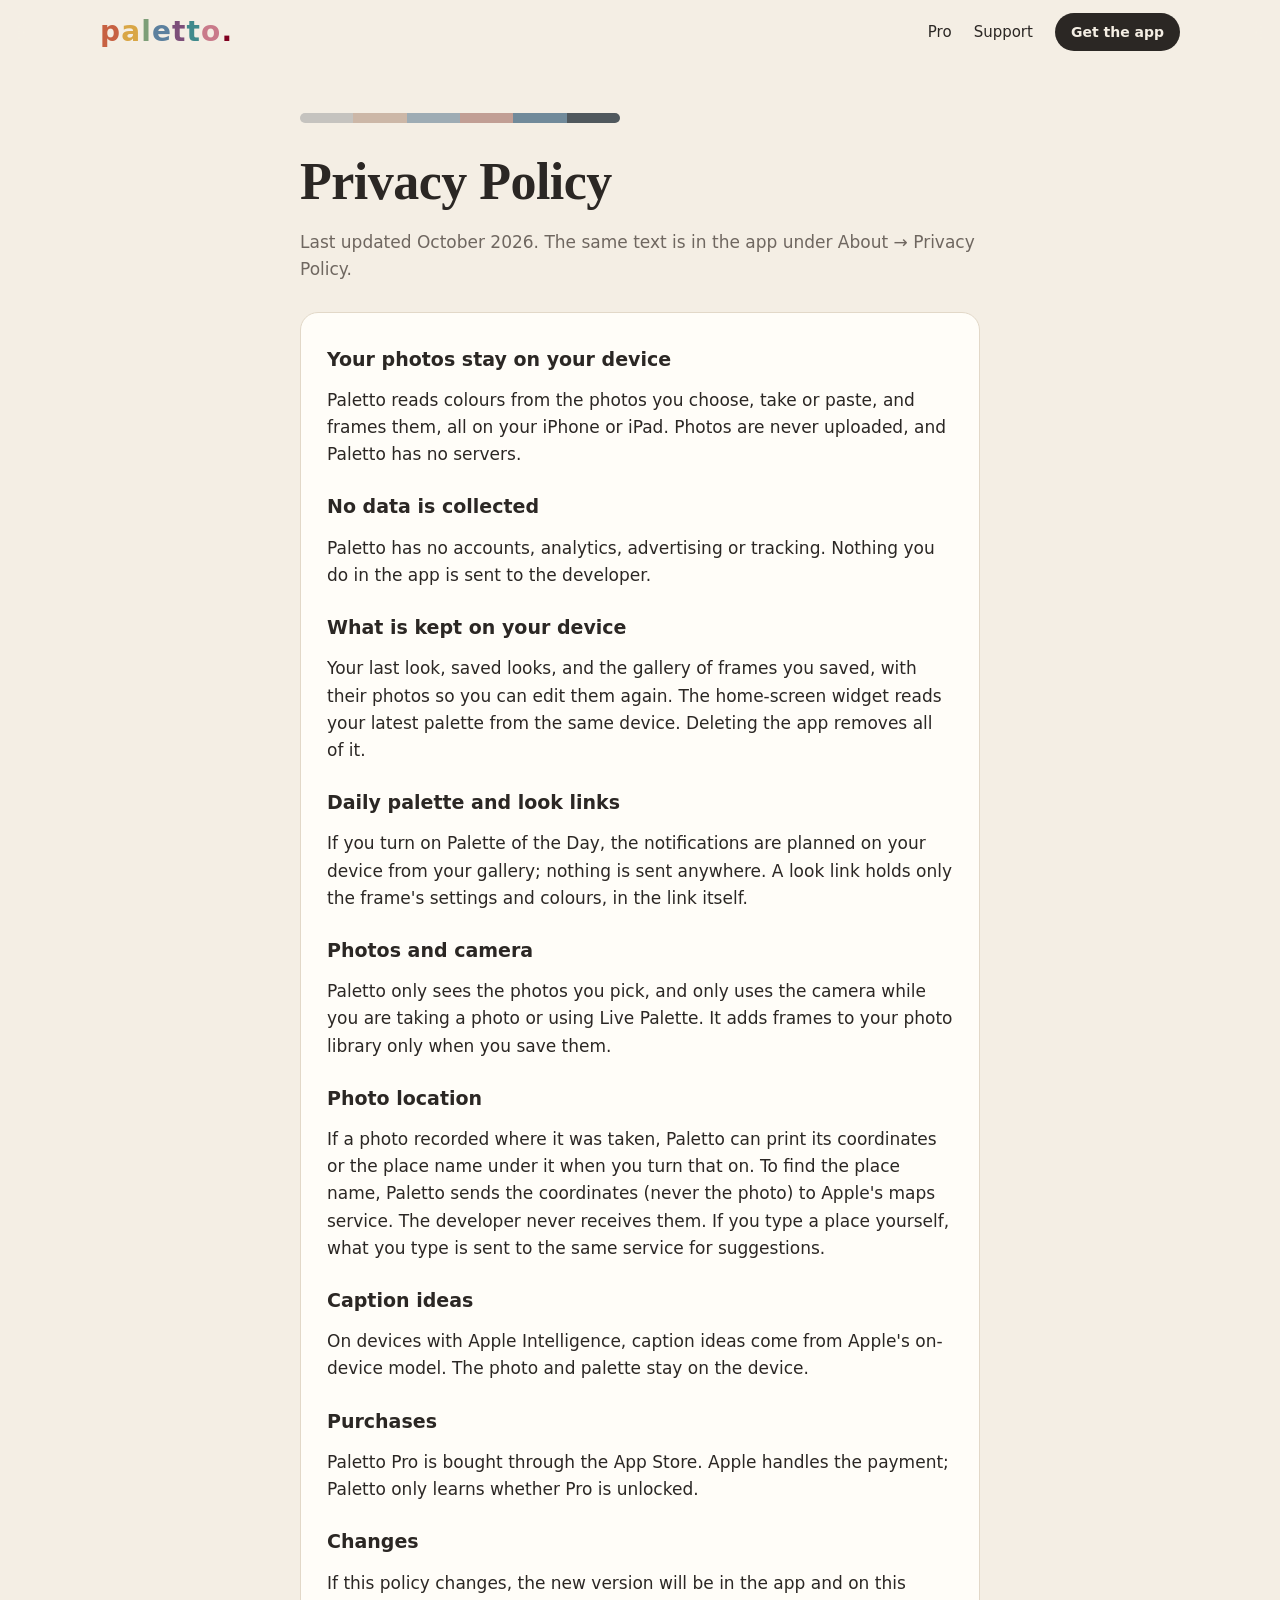
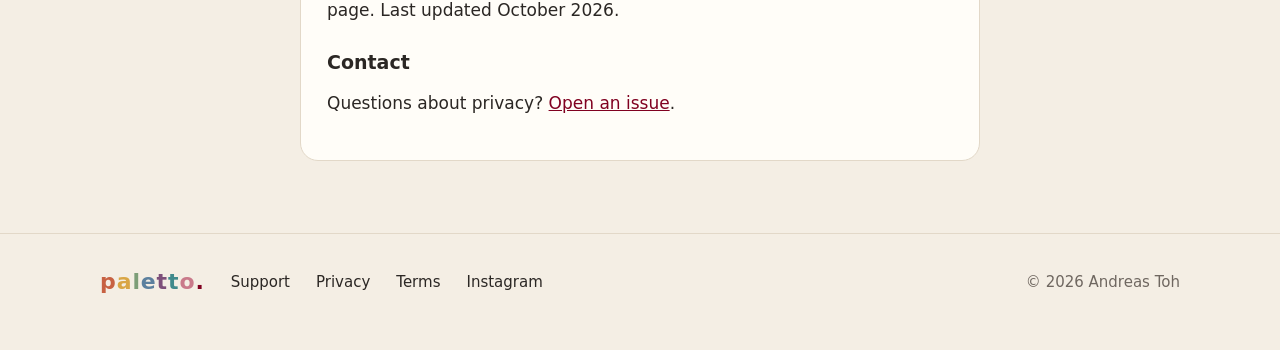
<file: privacy.html>
<!doctype html>
<html lang="en">
<head>
  <meta charset="utf-8">
  <meta name="viewport" content="width=device-width, initial-scale=1">
  <title>Paletto Privacy Policy</title>
  <meta name="description" content="Paletto keeps your photos on your device and collects no data.">
  <link rel="canonical" href="https://getpaletto.com/privacy.html">
  <meta property="og:title" content="Paletto Privacy Policy">
  <meta property="og:description" content="Paletto keeps your photos on your device and collects no data.">
  <meta property="og:image" content="https://getpaletto.com/img/og.jpg">
  <meta name="twitter:card" content="summary_large_image">
  <link rel="icon" href="favicon-192.png?v=1" sizes="192x192" type="image/png">
  <link rel="icon" href="favicon-96.png?v=1" sizes="96x96" type="image/png">
  <link rel="icon" href="favicon-32.png?v=3" sizes="32x32" type="image/png">
  <link rel="apple-touch-icon" href="apple-touch-icon.png?v=2">
  <link rel="stylesheet" href="style.css?v=202611131107">
  <script src="palettes.js?v=202611131107"></script>
  <script src="site.js?v=202611131107"></script>
</head>
<body>
<header class="top">
  <div class="wrap">
    <a class="wordmark" href="./" aria-label="paletto."><span>p</span><span>a</span><span>l</span><span>e</span><span>t</span><span>t</span><span>o</span><span>.</span></a>
    <nav>
      <a href="./#pro">Pro</a>
      <a href="support.html">Support</a>
      <a class="button small when-live" data-store href="#">Get the app</a>
    </nav>
  </div>
</header>
<main class="page">
  <div class="wrap narrow">
    <div class="strip" aria-hidden="true" data-palette-strip><i style="background:#f5f0e6"></i><i style="background:var(--ochre)"></i><i style="background:var(--terracotta)"></i><i style="background:var(--rose)"></i><i style="background:var(--plum)"></i><i style="background:var(--slate)"></i></div>
    <h1>Privacy Policy</h1>
    <p class="muted">Last updated October 2026. The same text is in the app under About → Privacy Policy.</p>

    <div class="card">
      <h2>Your photos stay on your device</h2>
      <p>Paletto reads colours from the photos you choose, take or paste, and frames them, all on your iPhone or iPad. Photos are never uploaded, and Paletto has no servers.</p>

      <h2>No data is collected</h2>
      <p>Paletto has no accounts, analytics, advertising or tracking. Nothing you do in the app is sent to the developer.</p>

      <h2>What is kept on your device</h2>
      <p>Your last look, saved looks, and the gallery of frames you saved, with their photos so you can edit them again. The home-screen widget reads your latest palette from the same device. Deleting the app removes all of it.</p>

      <h2>Daily palette and look links</h2>
      <p>If you turn on Palette of the Day, the notifications are planned on your device from your gallery; nothing is sent anywhere. A look link holds only the frame's settings and colours, in the link itself.</p>

      <h2>Photos and camera</h2>
      <p>Paletto only sees the photos you pick, and only uses the camera while you are taking a photo or using Live Palette. It adds frames to your photo library only when you save them.</p>

      <h2>Photo location</h2>
      <p>If a photo recorded where it was taken, Paletto can print its coordinates or the place name under it when you turn that on. To find the place name, Paletto sends the coordinates (never the photo) to Apple's maps service. The developer never receives them. If you type a place yourself, what you type is sent to the same service for suggestions.</p>

      <h2>Caption ideas</h2>
      <p>On devices with Apple Intelligence, caption ideas come from Apple's on-device model. The photo and palette stay on the device.</p>

      <h2>Purchases</h2>
      <p>Paletto Pro is bought through the App Store. Apple handles the payment; Paletto only learns whether Pro is unlocked.</p>

      <h2>Changes</h2>
      <p>If this policy changes, the new version will be in the app and on this page. Last updated October 2026.</p>

      <h2>Contact</h2>
      <p>Questions about privacy? <a href="https://github.com/andreastoh/paletto-site/issues/new">Open an issue</a>.</p>
    </div>
  </div>
</main>
<footer>
  <div class="wrap">
    <a class="wordmark" href="./" aria-label="paletto." style="font-size:22px"><span>p</span><span>a</span><span>l</span><span>e</span><span>t</span><span>t</span><span>o</span><span>.</span></a>
    <a href="support.html">Support</a>
    <a href="privacy.html">Privacy</a>
    <a href="https://www.apple.com/legal/internet-services/itunes/dev/stdeula/">Terms</a>
    <a href="https://instagram.com/getpaletto">Instagram</a>
    <span class="right">© 2026 Andreas Toh</span>
  </div>
</footer>
</body>
</html>
</file>
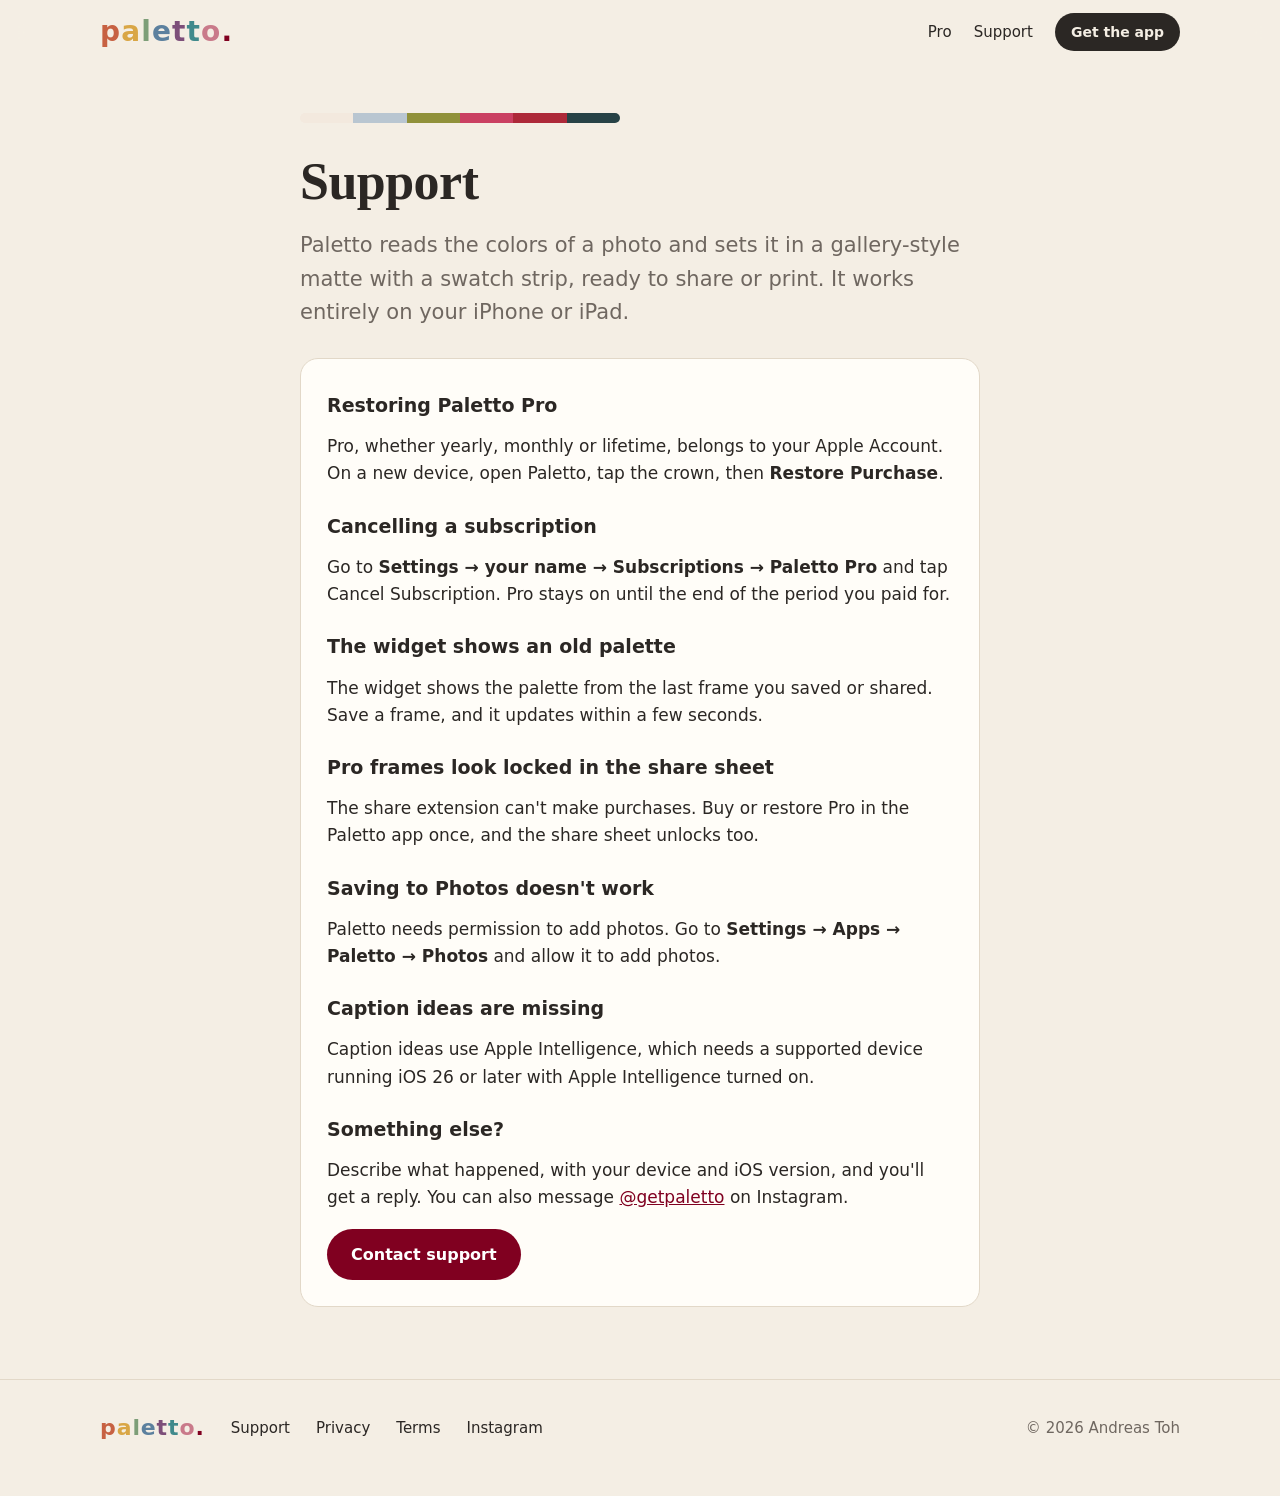
<file: support.html>
<!doctype html>
<html lang="en">
<head>
  <meta charset="utf-8">
  <meta name="viewport" content="width=device-width, initial-scale=1">
  <title>Paletto Support</title>
  <meta name="description" content="Help and contact for Paletto, the app that frames a photo with its color palette.">
  <link rel="canonical" href="https://getpaletto.com/support.html">
  <meta property="og:title" content="Paletto Support">
  <meta property="og:description" content="Help and contact for Paletto, the app that frames a photo with its color palette.">
  <meta property="og:image" content="https://getpaletto.com/img/og.jpg">
  <meta name="twitter:card" content="summary_large_image">
  <link rel="icon" href="favicon-192.png?v=1" sizes="192x192" type="image/png">
  <link rel="icon" href="favicon-96.png?v=1" sizes="96x96" type="image/png">
  <link rel="icon" href="favicon-32.png?v=3" sizes="32x32" type="image/png">
  <link rel="apple-touch-icon" href="apple-touch-icon.png?v=2">
  <link rel="stylesheet" href="style.css?v=202611131107">
  <script src="palettes.js?v=202611131107"></script>
  <script src="site.js?v=202611131107"></script>
</head>
<body>
<header class="top">
  <div class="wrap">
    <a class="wordmark" href="./" aria-label="paletto."><span>p</span><span>a</span><span>l</span><span>e</span><span>t</span><span>t</span><span>o</span><span>.</span></a>
    <nav>
      <a href="./#pro">Pro</a>
      <a href="support.html">Support</a>
      <a class="button small when-live" data-store href="#">Get the app</a>
    </nav>
  </div>
</header>
<main class="page">
  <div class="wrap narrow">
    <div class="strip" aria-hidden="true" data-palette-strip><i style="background:#f5f0e6"></i><i style="background:var(--ochre)"></i><i style="background:var(--terracotta)"></i><i style="background:var(--rose)"></i><i style="background:var(--plum)"></i><i style="background:var(--slate)"></i></div>
    <h1>Support</h1>
    <p class="lede">Paletto reads the colors of a photo and sets it in a gallery-style matte with a swatch strip, ready to share or print. It works entirely on your iPhone or iPad.</p>
    <div class="card">
      <h2>Restoring Paletto Pro</h2>
      <p>Pro, whether yearly, monthly or lifetime, belongs to your Apple Account. On a new device, open Paletto, tap the crown, then <strong>Restore Purchase</strong>.</p>

      <h2>Cancelling a subscription</h2>
      <p>Go to <strong>Settings → your name → Subscriptions → Paletto Pro</strong> and tap Cancel Subscription. Pro stays on until the end of the period you paid for.</p>

      <h2>The widget shows an old palette</h2>
      <p>The widget shows the palette from the last frame you saved or shared. Save a frame, and it updates within a few seconds.</p>

      <h2>Pro frames look locked in the share sheet</h2>
      <p>The share extension can't make purchases. Buy or restore Pro in the Paletto app once, and the share sheet unlocks too.</p>

      <h2>Saving to Photos doesn't work</h2>
      <p>Paletto needs permission to add photos. Go to <strong>Settings → Apps → Paletto → Photos</strong> and allow it to add photos.</p>

      <h2>Caption ideas are missing</h2>
      <p>Caption ideas use Apple Intelligence, which needs a supported device running iOS 26 or later with Apple Intelligence turned on.</p>

      <h2>Something else?</h2>
      <p>Describe what happened, with your device and iOS version, and you'll get a reply. You can also message <a href="https://instagram.com/getpaletto">@getpaletto</a> on Instagram.</p>
      <a class="button accent" href="https://github.com/andreastoh/paletto-site/issues/new">Contact support</a>
    </div>
  </div>
</main>
<footer>
  <div class="wrap">
    <a class="wordmark" href="./" aria-label="paletto." style="font-size:22px"><span>p</span><span>a</span><span>l</span><span>e</span><span>t</span><span>t</span><span>o</span><span>.</span></a>
    <a href="support.html">Support</a>
    <a href="privacy.html">Privacy</a>
    <a href="https://www.apple.com/legal/internet-services/itunes/dev/stdeula/">Terms</a>
    <a href="https://instagram.com/getpaletto">Instagram</a>
    <span class="right">© 2026 Andreas Toh</span>
  </div>
</footer>
</body>
</html>
</file>
<file: style.css>
/* getpaletto.com — one stylesheet for every page. */
:root {
  --bg: #f4eee4;
  --wall: #ece4d7;
  --card: #fffdf8;
  --text: #2b2724;
  --muted: #6f6760;
  --accent: #800020;
  --accent-text: #fff;
  --rule: #e2d8c8;
  --terracotta: #c76142;
  --ochre: #d9a645;
  --sage: #7d9e78;
  --slate: #5c809e;
  --plum: #7d4f7a;
  --teal: #408a8c;
  --rose: #c97a8a;
  --serif: ui-serif, "New York", "Iowan Old Style", Georgia, serif;
  --sans: -apple-system, BlinkMacSystemFont, "Segoe UI", system-ui, sans-serif;
  --rounded: ui-rounded, "SF Pro Rounded", -apple-system, system-ui, sans-serif;
  --shadow: 0 1px 2px rgba(40, 30, 20, .08), 0 18px 40px -12px rgba(40, 30, 20, .28);
  /* Today's palette: site.js sets these from palettes.js on every visit. */
  --sw1: #DAA172; --sw2: #B47B63; --sw3: #C8389B; --sw4: #407395;
  --sw5: #AE2672; --sw6: #724434; --sw7: #554D2D; --sw8: #180308;
}
@media (prefers-color-scheme: dark) {
  :root {
    --bg: #1c1a18;
    --wall: #24211e;
    --card: #2a2623;
    --text: #f2ede4;
    --muted: #b3aa9e;
    --accent: #cd5767;
    --rule: #3a3530;
    --shadow: 0 1px 2px rgba(0, 0, 0, .4), 0 18px 40px -12px rgba(0, 0, 0, .7);
  }
}

* { box-sizing: border-box; }
html { scroll-behavior: smooth; }
body {
  margin: 0;
  background: var(--bg);
  color: var(--text);
  font: 17px/1.6 var(--sans);
  -webkit-font-smoothing: antialiased;
  overflow-x: hidden;
}
img { max-width: 100%; height: auto; display: block; }
a { color: var(--accent); }

.wrap { max-width: 1120px; margin: 0 auto; padding: 0 20px; }
.narrow { max-width: 720px; }

/* Wordmark: one colour per letter, as in the app. */
.wordmark {
  font: 700 28px/1 var(--rounded);
  letter-spacing: .04em;
  text-decoration: none;
  display: inline-block;
  white-space: nowrap;
}
.wordmark span:nth-child(1) { color: var(--terracotta); }
.wordmark span:nth-child(2) { color: var(--ochre); }
.wordmark span:nth-child(3) { color: var(--sage); }
.wordmark span:nth-child(4) { color: var(--slate); }
.wordmark span:nth-child(5) { color: var(--plum); }
.wordmark span:nth-child(6) { color: var(--teal); }
.wordmark span:nth-child(7) { color: var(--rose); }
.wordmark span:nth-child(8) { color: var(--accent); }

/* Header */
.top {
  position: sticky; top: 0; z-index: 10;
  background: color-mix(in srgb, var(--bg) 88%, transparent);
  backdrop-filter: saturate(1.4) blur(14px);
  -webkit-backdrop-filter: saturate(1.4) blur(14px);
  border-bottom: 1px solid transparent;
}
.top .wrap { display: flex; align-items: center; gap: 24px; height: 64px; }
.top nav { display: flex; gap: 22px; margin-left: auto; align-items: center; font-size: 15px; }
.top nav a { color: var(--text); text-decoration: none; }
.top nav a:hover { color: var(--accent); }
/* The header's "Get the app" button keeps the button's own text color, not the nav links'. */
.top nav a.button, .top nav a.button:hover { color: var(--bg); }
.top nav .hide-sm { display: inline; }
@media (max-width: 640px) { .top nav .hide-sm { display: none; } .top nav { gap: 16px; } }

/* Buttons */
.button {
  display: inline-flex; align-items: center; gap: 10px;
  background: var(--text); color: var(--bg);
  text-decoration: none; font-weight: 600; font-size: 16px;
  padding: 13px 24px; border-radius: 999px;
  border: 0; cursor: pointer;
  transition: transform .15s ease, opacity .15s ease;
}
.button:hover { transform: translateY(-1px); }
.button.accent { background: var(--accent); color: var(--accent-text); }
.button.ghost { background: transparent; color: var(--text); box-shadow: inset 0 0 0 1.5px var(--rule); }
.button.small { padding: 8px 16px; font-size: 14px; }
.button svg { width: 20px; height: 20px; flex: none; }
.ctas { display: flex; flex-wrap: wrap; gap: 12px; align-items: center; }
.fine { font-size: 14px; color: var(--muted); }

/* Launch switch: site.js adds .live to <html> once the app is on the App Store. */
.when-live { display: none !important; }
html.live .when-live { display: revert !important; }
html.live .when-soon { display: none !important; }
.pill {
  display: inline-block; font-size: 13px; font-weight: 600; letter-spacing: .02em;
  padding: 5px 12px; border-radius: 999px;
  background: color-mix(in srgb, var(--accent) 12%, transparent); color: var(--accent);
}

/* Type */
h1, h2, h3 { font-family: var(--serif); font-weight: 600; letter-spacing: -.01em; line-height: 1.12; }
h1 { font-size: clamp(42px, 6.4vw, 76px); margin: 18px 0 18px; }
h2 { font-size: clamp(32px, 4.4vw, 50px); margin: 0 0 16px; }
h3 { font-size: 23px; margin: 0 0 6px; }
.lede { font-size: clamp(18px, 2vw, 21px); color: var(--muted); max-width: 34em; margin: 0 0 28px; }
.kicker { font: 600 13px/1 var(--sans); letter-spacing: .14em; text-transform: uppercase; color: var(--accent); margin: 0 0 14px; }
.muted { color: var(--muted); }

/* Hero */
.hero { padding: 48px 0 56px; }
.hero .wrap { display: grid; grid-template-columns: 1.05fr 1fr; gap: 40px; align-items: center; }
@media (max-width: 880px) { .hero .wrap { grid-template-columns: minmax(0, 1fr); } .hero { padding-top: 24px; } }
.fan { position: relative; height: 560px; }
.fan img {
  position: absolute; cursor: zoom-in; width: 46%; box-shadow: var(--shadow);
  transition: transform .5s cubic-bezier(.2, .8, .2, 1);
}
.fan img:nth-child(1) { left: 2%; top: 60px; transform: rotate(-6deg); }
.fan img:nth-child(2) { right: 2%; top: 40px; transform: rotate(5deg); }
.fan img:nth-child(3) { left: 27%; top: 0; z-index: 2; width: 47%; }
.fan:hover img:nth-child(1) { transform: rotate(-9deg) translateX(-14px); }
.fan:hover img:nth-child(2) { transform: rotate(8deg) translateX(14px); }
@media (max-width: 880px) { .fan { height: 118vw; max-height: 560px; } }

.chips { display: flex; gap: 6px; margin: 0 0 12px; }
.today { font-size: 15px; color: var(--muted); margin: 0 0 28px; }
.today a { color: var(--text); text-decoration-color: var(--rule); text-underline-offset: 3px; }
.linkish {
  background: none; border: 0; padding: 0; font: inherit; color: var(--accent); cursor: pointer;
  text-decoration: underline; text-underline-offset: 3px; text-decoration-color: color-mix(in srgb, var(--accent) 40%, transparent);
}
.chips button {
  flex: 0 1 44px; min-width: 0; aspect-ratio: 1; border-radius: 10px; border: 0; padding: 0; cursor: pointer;
  box-shadow: inset 0 0 0 1px rgba(0, 0, 0, .08);
  transition: transform .15s ease;
}
.chips button:hover { transform: translateY(-3px); }
.toast {
  position: fixed; left: 50%; bottom: 28px; transform: translate(-50%, 20px);
  background: var(--text); color: var(--bg); padding: 10px 18px; border-radius: 999px;
  font-size: 15px; font-weight: 600; opacity: 0; pointer-events: none;
  transition: opacity .2s ease, transform .2s ease; z-index: 20;
}
.toast.show { opacity: 1; transform: translate(-50%, 0); }

/* Sections */
section { padding: 88px 0; }
section.wall { background: var(--wall); }
.split { display: grid; grid-template-columns: 1fr 1fr; gap: 64px; align-items: center; }
.split.flip > :first-child { order: 2; }
@media (max-width: 880px) { .split { grid-template-columns: minmax(0, 1fr); gap: 36px; } .split.flip > :first-child { order: 0; } }
.hung { box-shadow: var(--shadow); margin: 0 auto; }
.hung.tall { max-width: min(360px, 100%); }

.steps { display: grid; grid-template-columns: repeat(3, 1fr); gap: 28px; margin-top: 40px; counter-reset: step; }
@media (max-width: 760px) { .steps { grid-template-columns: 1fr; } }
.steps div { counter-increment: step; border-top: 1px solid var(--rule); padding-top: 18px; }
.steps div::before { content: "0" counter(step); font: 600 14px/1 var(--sans); color: var(--accent); letter-spacing: .1em; }
.steps h3 { margin-top: 10px; }
.steps p { margin: 0; color: var(--muted); }

ul.ticks { list-style: none; padding: 0; margin: 20px 0 0; }
ul.ticks li { padding-left: 28px; position: relative; margin: 8px 0; }
ul.ticks li::before {
  content: ""; position: absolute; left: 0; top: .5em; width: 14px; height: 8px; border-radius: 2px;
  background: linear-gradient(90deg, var(--sw1) 0 33%, var(--sw3) 33% 66%, var(--sw5) 66%);
  box-shadow: inset 0 0 0 1px rgba(0, 0, 0, .08);
}

/* Theme rail */
.rail {
  display: flex; gap: 28px; overflow-x: auto; padding: 24px 20px 36px;
  scroll-snap-type: x mandatory; scrollbar-width: thin;
  max-width: 1120px; margin: 0 auto;
}
.rail figure { flex: none; margin: 0; scroll-snap-align: center; }
.rail img { height: 420px; width: auto; box-shadow: var(--shadow); }
.rail figcaption { margin-top: 14px; font-size: 15px; color: var(--muted); }
.rail figcaption b { color: var(--text); font-weight: 600; }
@media (max-width: 640px) { .rail img { height: 340px; } }

/* In the app: three phones playing screen recordings */
.phones { display: grid; grid-template-columns: repeat(3, minmax(0, 1fr)); gap: 40px; margin-top: 44px; align-items: start; }
.phones figure { margin: 0; }
.phone {
  background: #1b1918; padding: 9px; border-radius: 46px; max-width: 300px; margin: 0 auto;
  box-shadow: var(--shadow), inset 0 0 0 1.5px #3a3532;
}
.phone video { display: block; width: 100%; height: auto; aspect-ratio: 360 / 782; border-radius: 37px; background: #f2f2f7; cursor: pointer; }
.phones figcaption { margin: 20px auto 0; max-width: 300px; font-size: 15px; color: var(--muted); }
.phones figcaption b { display: block; color: var(--text); font-size: 17px; font-weight: 600; }
@media (max-width: 760px) {
  .phones { display: flex; overflow-x: auto; scroll-snap-type: x mandatory; gap: 24px; margin: 36px -20px 0; padding: 0 20px 12px; }
  .phones figure { flex: 0 0 72%; scroll-snap-align: center; }
}

/* Three frames side by side (swatch styles, details) */
.trio { display: grid; grid-template-columns: repeat(3, minmax(0, 1fr)); gap: 32px; margin-top: 44px; align-items: end; }
.trio figure { margin: 0; }
.trio img { box-shadow: var(--shadow); width: 100%; }
.trio figcaption { margin-top: 16px; font-size: 15px; color: var(--muted); }
.trio figcaption b { display: block; color: var(--text); font-size: 17px; font-weight: 600; }
@media (max-width: 760px) {
  .trio { grid-template-columns: minmax(0, 1fr); gap: 40px; }
  .trio img { max-width: 360px; margin: 0 auto; }
  .trio figcaption { text-align: center; }
}

/* Code card for designers */
.codecard {
  background: #1f1c1a; color: #efe8dc; border-radius: 18px; padding: 22px 24px;
  font: 14px/1.7 ui-monospace, "SF Mono", Menlo, monospace; box-shadow: var(--shadow); overflow-x: auto;
}
.codecard .row { display: flex; align-items: center; gap: 12px; white-space: nowrap; }
.codecard i { width: 16px; height: 16px; border-radius: 4px; flex: none; }
.codecard .c { color: #9b928a; }
.tags { display: flex; flex-wrap: wrap; gap: 8px; margin-top: 22px; }
.tags span { font-size: 14px; padding: 6px 12px; border-radius: 999px; background: var(--card); box-shadow: inset 0 0 0 1px var(--rule); }

/* Grid of small features */
.grid { display: grid; grid-template-columns: repeat(3, 1fr); gap: 20px; margin-top: 40px; }
@media (max-width: 880px) { .grid { grid-template-columns: 1fr 1fr; } }
@media (max-width: 560px) { .grid { grid-template-columns: 1fr; } }
.tile { background: var(--card); border: 1px solid var(--rule); border-radius: 18px; padding: 22px; }
.tile h3 { font-size: 19px; font-family: var(--sans); font-weight: 650; letter-spacing: 0; }
.tile p { margin: 0; color: var(--muted); font-size: 16px; }

/* Wall of frames */
.salon { columns: 4 220px; column-gap: 22px; margin-top: 40px; }
.salon img { break-inside: avoid; margin: 0 0 22px; box-shadow: var(--shadow); width: 100%; }

/* Pricing */
.plans { display: grid; grid-template-columns: 1fr 1.15fr; gap: 22px; margin-top: 40px; align-items: start; }
@media (max-width: 820px) { .plans { grid-template-columns: 1fr; } }
.plan { background: var(--card); border: 1px solid var(--rule); border-radius: 22px; padding: 30px; }
.plan.pro { border: 2px solid var(--accent); position: relative; }
.plan h3 { font-size: 28px; }
.plan .price { font: 600 40px/1.1 var(--serif); margin: 8px 0 2px; }
.plan .price small { font: 400 16px var(--sans); color: var(--muted); }
.options { display: grid; grid-template-columns: repeat(3, 1fr); gap: 10px; margin: 18px 0 6px; }
@media (max-width: 480px) { .options { grid-template-columns: 1fr; } }
.options div { border: 1px solid var(--rule); border-radius: 14px; padding: 12px 14px; }
.options div.best { border-color: var(--accent); background: color-mix(in srgb, var(--accent) 6%, transparent); }
.options b { display: block; font-size: 15px; }
.options span { font-size: 20px; font-family: var(--serif); font-weight: 600; }
.options em { display: block; font-style: normal; font-size: 13px; color: var(--accent); font-weight: 600; }
.plan ul.ticks li { font-size: 16px; }

/* FAQ */
details { border-bottom: 1px solid var(--rule); padding: 18px 0; }
details summary { cursor: pointer; font-weight: 600; font-size: 18px; list-style: none; display: flex; justify-content: space-between; gap: 16px; }
details summary::-webkit-details-marker { display: none; }
details summary::after { content: "+"; color: var(--accent); font-size: 22px; line-height: 1; }
details[open] summary::after { content: "–"; }
details p { margin: 12px 0 0; color: var(--muted); }

/* Closing call */
.closing { text-align: center; }
.closing .ctas { justify-content: center; }
.strip { display: flex; height: 10px; border-radius: 5px; overflow: hidden; max-width: 320px; margin: 0 auto 30px; }
.strip i { flex: 1; }

/* Footer */
footer { border-top: 1px solid var(--rule); padding: 36px 0 56px; font-size: 15px; }
footer .wrap { display: flex; flex-wrap: wrap; gap: 18px 26px; align-items: center; }
footer a { color: var(--text); text-decoration: none; }
footer a:hover { color: var(--accent); }
footer .right { margin-left: auto; color: var(--muted); }

/* Plain pages (support, privacy, look) */
.page { padding: 48px 0 72px; }
.page h1 { font-size: clamp(36px, 5vw, 52px); }
.card { background: var(--card); border: 1px solid var(--rule); border-radius: 18px; padding: 8px 26px 26px; margin-top: 28px; }
.card h2 { font-family: var(--sans); font-size: 19px; font-weight: 650; letter-spacing: 0; margin: 28px 0 6px; }
.page .strip { margin: 0 0 30px; }

/* Frames open larger on click (site.js) */
img[data-frame] { cursor: zoom-in; transition: transform .25s ease, box-shadow .25s ease; }
img[data-frame]:not(.fan img):hover { transform: translateY(-3px); }
img[data-frame]:focus-visible { outline: 3px solid var(--accent); outline-offset: 4px; }
html.boxed { overflow: hidden; }
.lightbox {
  border: 0; padding: 0; margin: 0; max-width: none; max-height: none; width: 100vw; height: 100dvh;
  background: transparent; color: #f2ede4;
}
.lightbox[open] { display: flex; align-items: center; justify-content: center; gap: 12px; }
.lightbox::backdrop { background: rgba(20, 17, 15, .9); backdrop-filter: blur(6px); -webkit-backdrop-filter: blur(6px); }
.lightbox figure { margin: 0; display: flex; flex-direction: column; align-items: center; min-width: 0; animation: lb-in .3s cubic-bezier(.2, .8, .2, 1); }
.lightbox img { max-height: calc(100dvh - 150px); max-width: min(92vw, 1000px); width: auto; box-shadow: 0 30px 80px -20px rgba(0, 0, 0, .7); }
.lightbox figcaption { display: flex; flex-wrap: wrap; align-items: center; justify-content: center; gap: 10px 18px; margin-top: 18px; font: 600 15px/1.3 var(--sans); }
.lightbox .chips { margin: 0; }
.lightbox .chips button { flex: 0 0 30px; width: 30px; border-radius: 7px; box-shadow: inset 0 0 0 1px rgba(255, 255, 255, .15); }
.lightbox button.lb-close, .lightbox button.lb-prev, .lightbox button.lb-next {
  background: rgba(255, 255, 255, .1); color: #fff; border: 0; border-radius: 999px; cursor: pointer;
  width: 44px; height: 44px; font: 400 28px/1 var(--sans); flex: none;
}
.lightbox button:hover { background: rgba(255, 255, 255, .2); }
.lightbox .lb-close { position: fixed; top: 16px; right: 16px; }
@media (max-width: 640px) {
  .lightbox .lb-prev, .lightbox .lb-next { position: fixed; bottom: 16px; }
  .lightbox .lb-prev { left: 16px; } .lightbox .lb-next { right: 16px; }
  .lightbox img { max-height: calc(100dvh - 190px); }
}
@keyframes lb-in { from { opacity: 0; transform: scale(.96); } }

/* The letter */
.letter-section { padding: 72px 0 96px; }
.letter {
  position: relative; max-width: 700px; margin: 0 auto;
  background: var(--card); border: 1px solid var(--rule); border-radius: 4px;
  padding: clamp(32px, 6vw, 64px); box-shadow: var(--shadow);
  font: 19px/1.75 var(--serif);
}
.letter h2 { margin-bottom: 22px; }
.letter p { margin: 0 0 18px; }
.letter .kicker { font-family: var(--sans); }
.letter .signoff { font: italic 600 34px/1 var(--serif); margin: 30px 0 0; color: var(--accent); }
.letter .signoff::before { content: "— "; color: var(--muted); font-weight: 400; }
.stamp {
  position: absolute; top: clamp(20px, 4vw, 36px); right: clamp(20px, 4vw, 36px);
  display: grid; grid-template-columns: repeat(2, 14px); gap: 3px; transform: rotate(4deg);
  padding: 6px; background: var(--bg); outline: 2px dashed var(--rule); outline-offset: -1px;
}
@media (max-width: 640px) {
  .letter { font-size: 18px; }
  .stamp { position: static; float: right; margin: 0 0 8px 12px; }
}
section[id] { scroll-margin-top: 64px; }
.stamp i { height: 14px; border-radius: 2px; background: var(--sw1); }
.stamp i:nth-child(2) { background: var(--sw2); } .stamp i:nth-child(3) { background: var(--sw3); }
.stamp i:nth-child(4) { background: var(--sw4); } .stamp i:nth-child(5) { background: var(--sw5); }
.stamp i:nth-child(6) { background: var(--sw6); }

/* Reveal on scroll (site.js adds .in) */
.js .reveal { opacity: 0; transform: translateY(18px); transition: opacity .7s ease, transform .7s ease; }
.js .reveal.in { opacity: 1; transform: none; }
@media (prefers-reduced-motion: reduce) {
  .js .reveal { opacity: 1; transform: none; transition: none; }
  .fan img, .button, .chips button, img[data-frame] { transition: none; }
  .lightbox figure { animation: none; }
  html { scroll-behavior: auto; }
}
</file>
